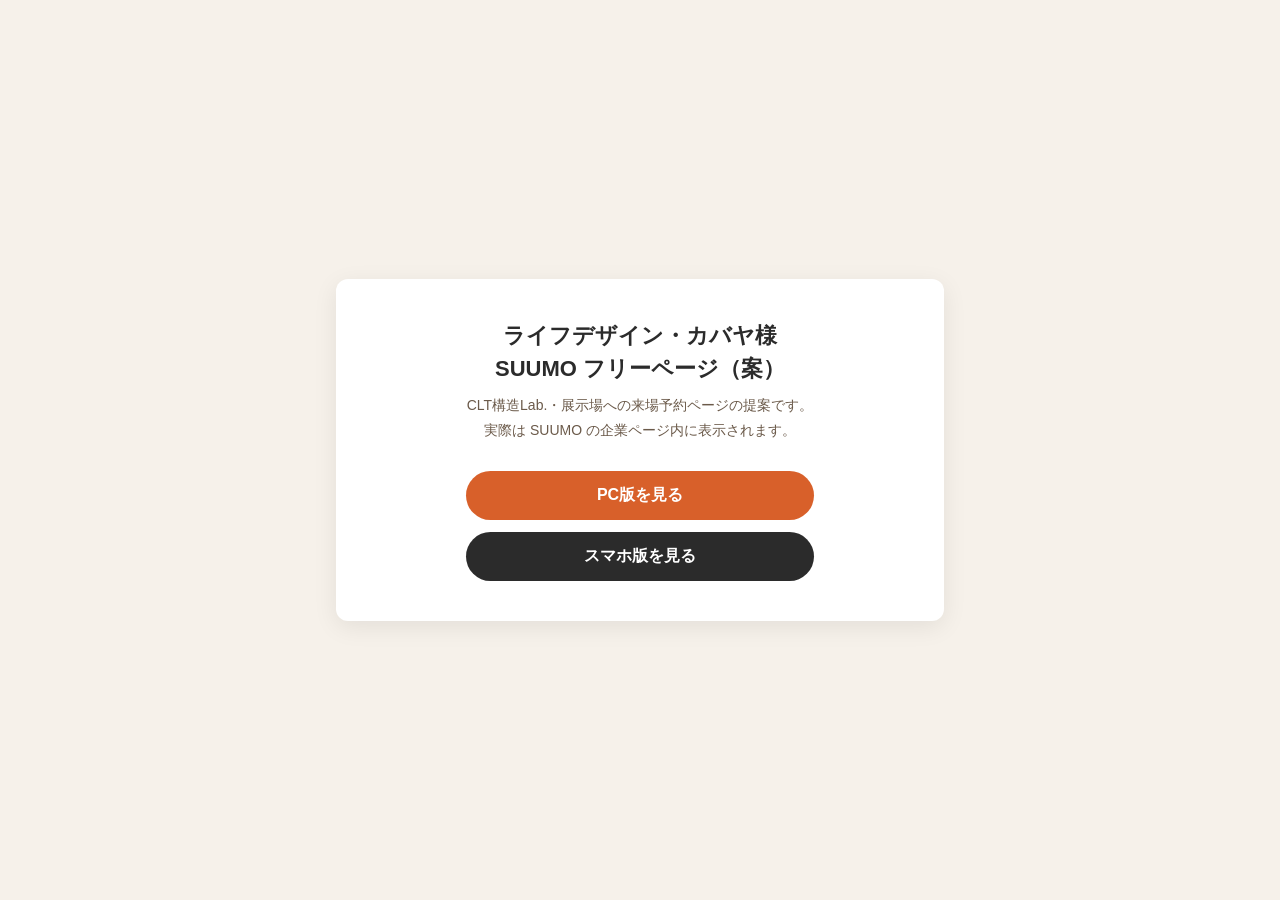
<file: index.html>
<!DOCTYPE html>
<html lang="ja"><head><meta charset="UTF-8" /><meta name="viewport" content="width=device-width, initial-scale=1" />
<meta name="robots" content="noindex, nofollow" />
<title>ライフデザイン・カバヤ様 SUUMOフリーページ（案）</title>
<style>
body { margin: 0; min-height: 100vh; display: flex; align-items: center; justify-content: center; background: #f6f1ea; font-family: "游ゴシック体", YuGothic, "Hiragino Kaku Gothic ProN", sans-serif; color: #2b2b2b; }
.box { width: min(560px, calc(100% - 32px)); padding: 40px 24px; border-radius: 12px; background: #fff; text-align: center; box-shadow: 0 6px 24px rgba(0,0,0,.08); }
h1 { margin: 0 0 8px; font-size: 22px; line-height: 1.5; }
p { margin: 0 0 28px; font-size: 14px; color: #6b5a4a; line-height: 1.8; }
a { display: block; margin: 12px auto 0; max-width: 320px; padding: 14px; border-radius: 999px; background: #d8602a; color: #fff; font-weight: 700; text-decoration: none; }
a.sp { background: #2b2b2b; }
</style></head><body>
<div class="box">
<h1>ライフデザイン・カバヤ様<br />SUUMO フリーページ（案）</h1>
<p>CLT構造Lab.・展示場への来場予約ページの提案です。<br />実際は SUUMO の企業ページ内に表示されます。</p>
<a href="preview/pc.html">PC版を見る</a>
<a class="sp" href="preview/sp.html">スマホ版を見る</a>
</div>
</body></html>
</file>
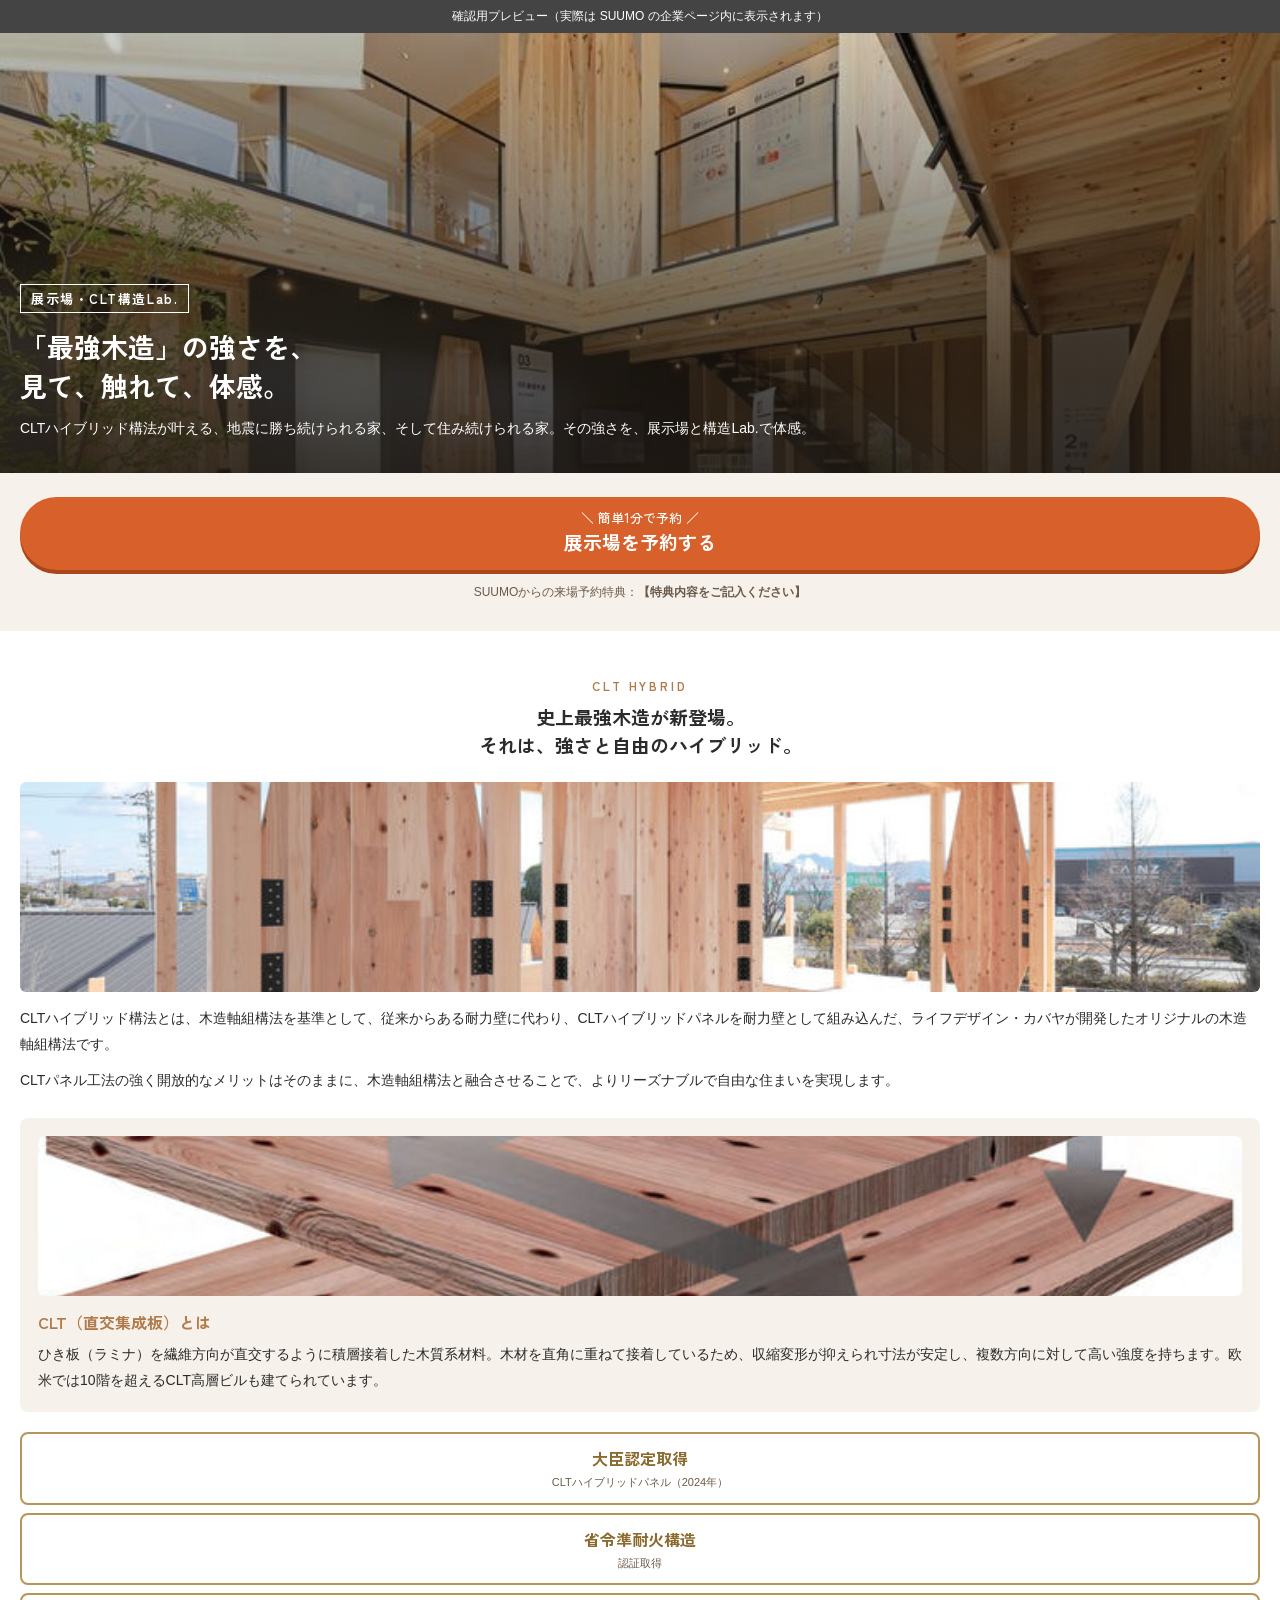
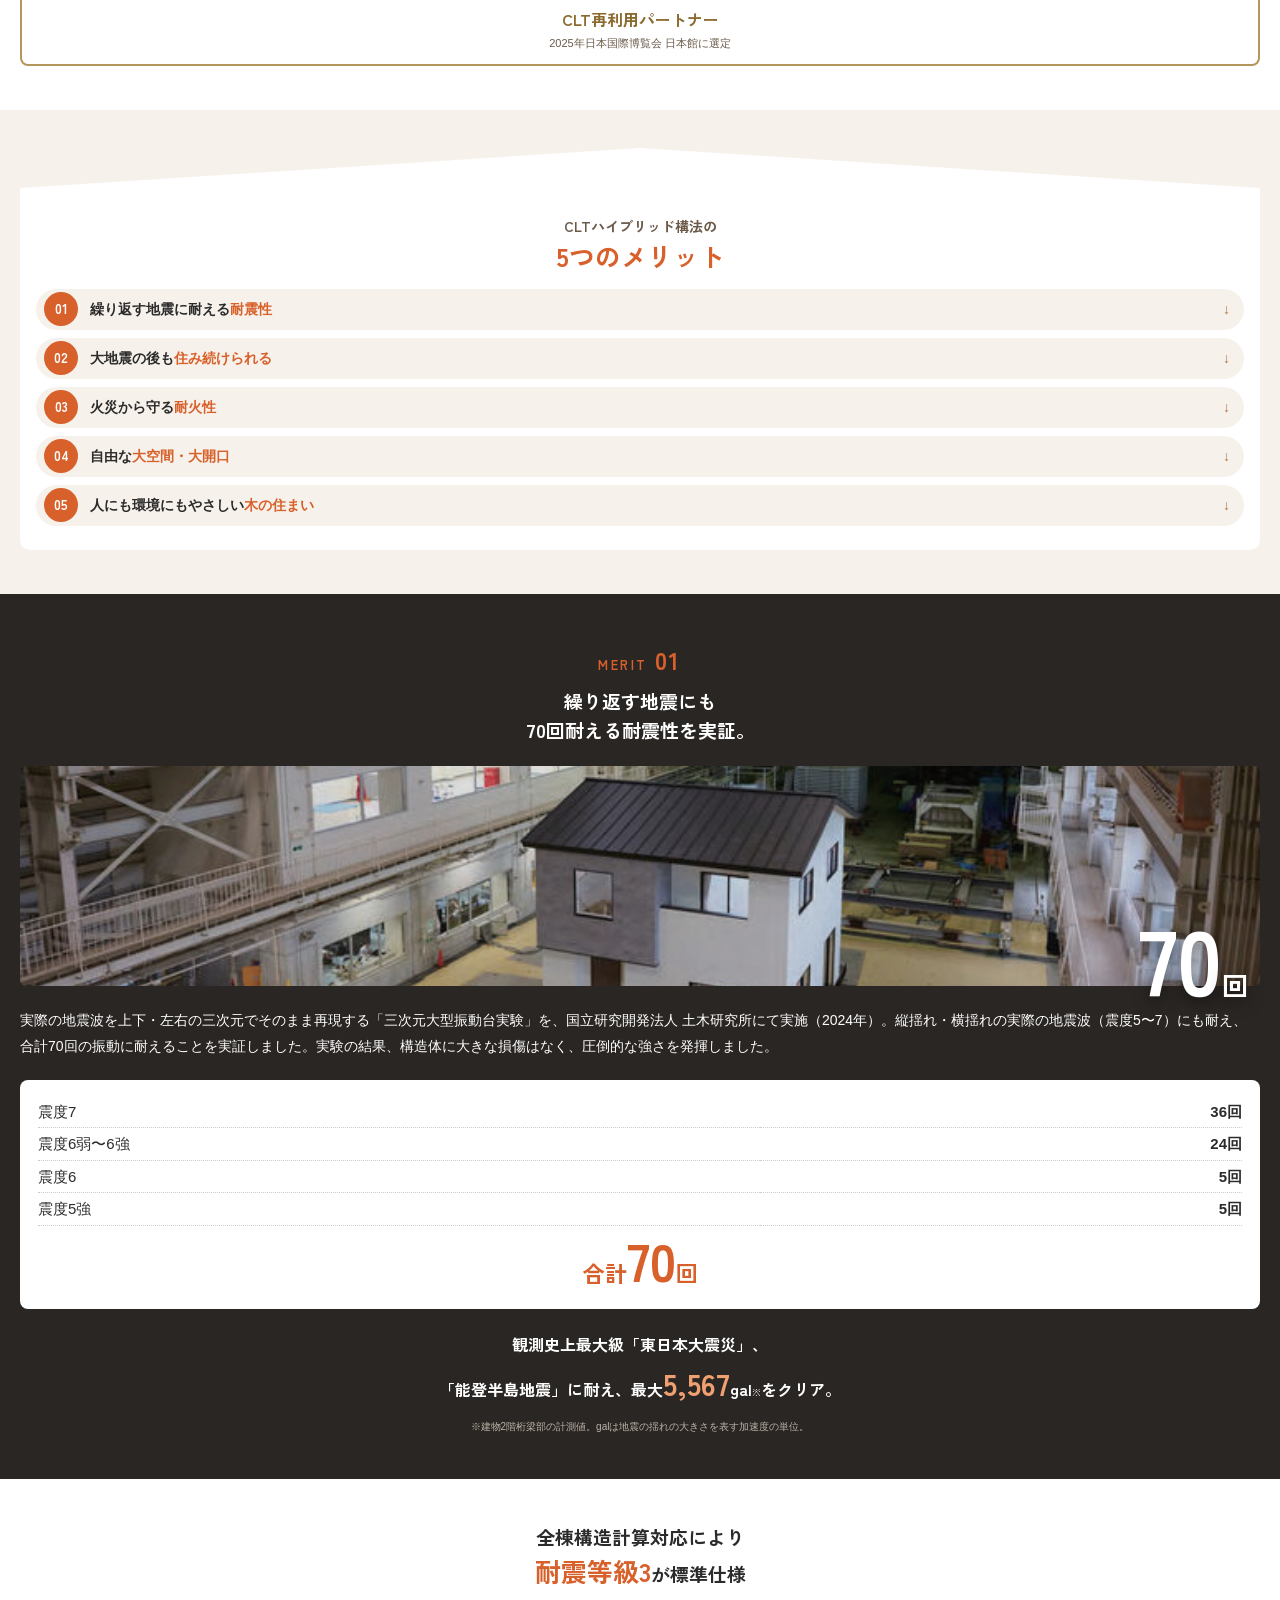
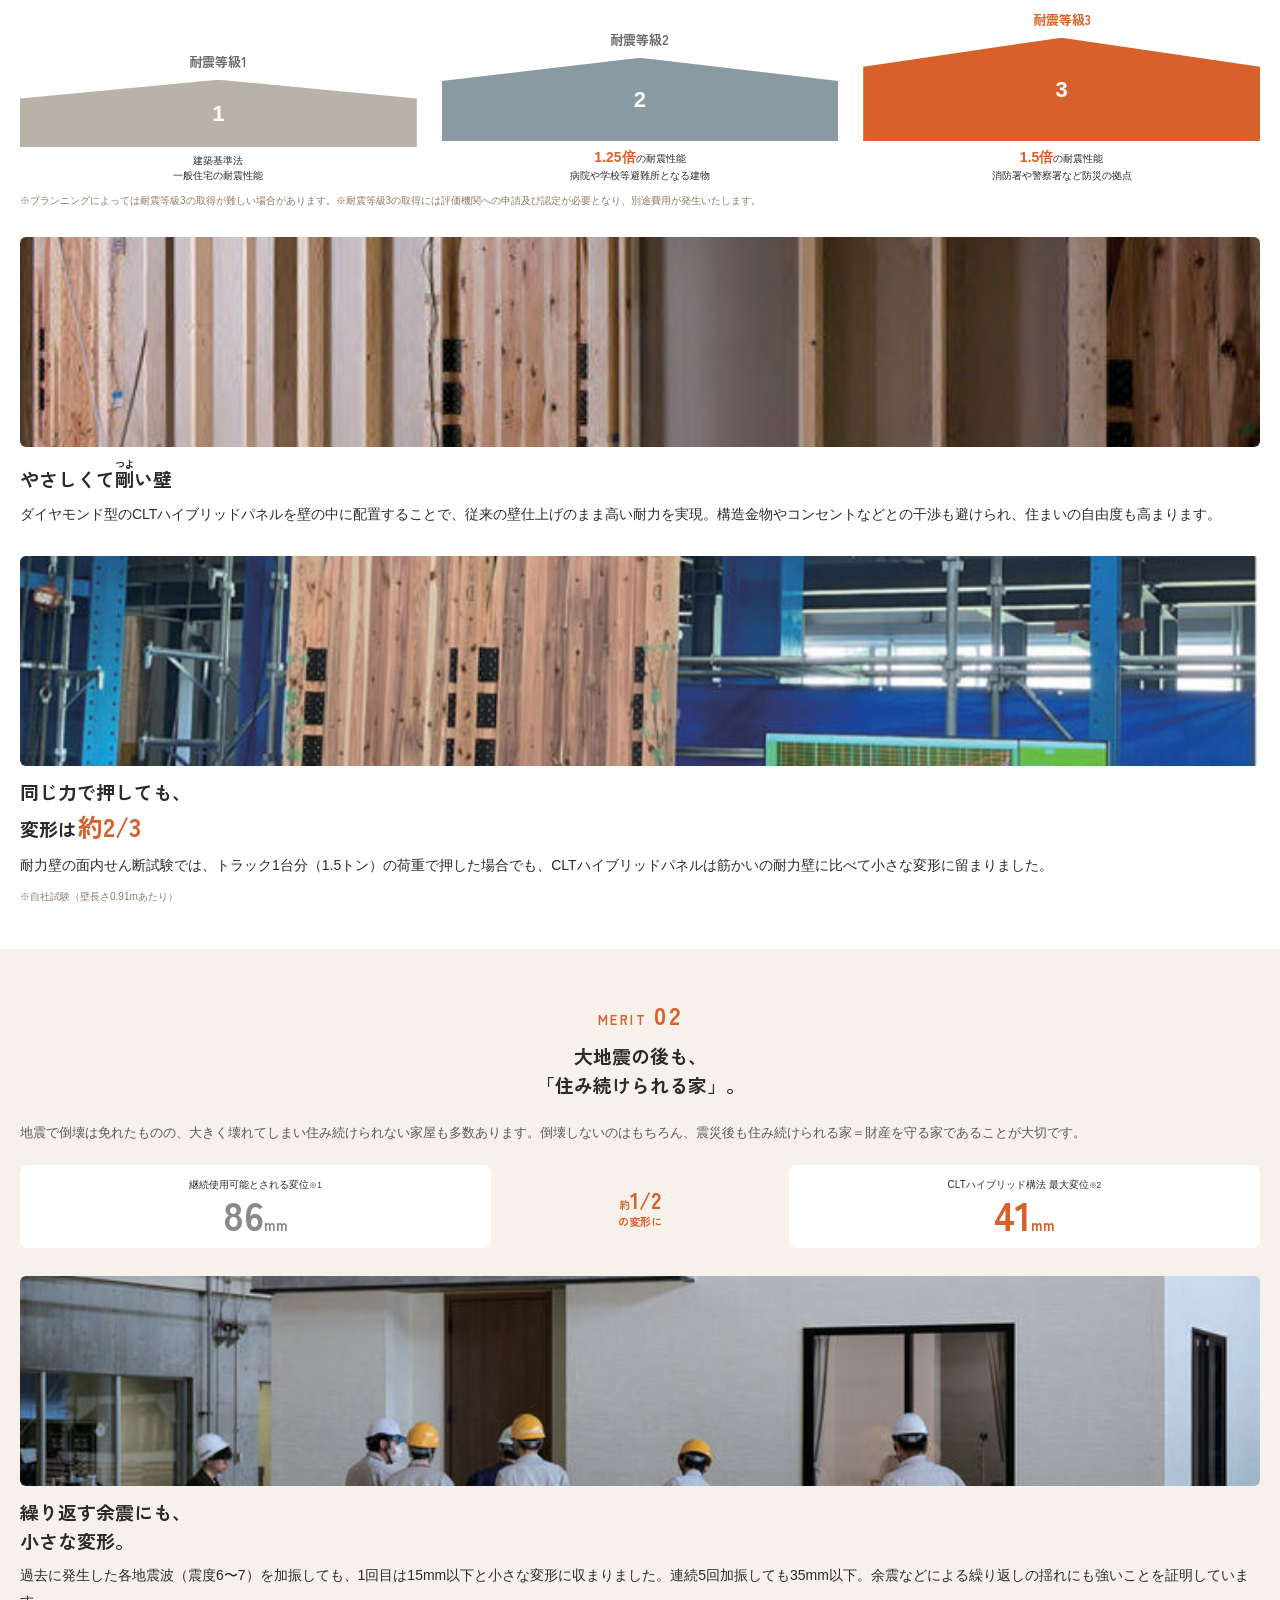
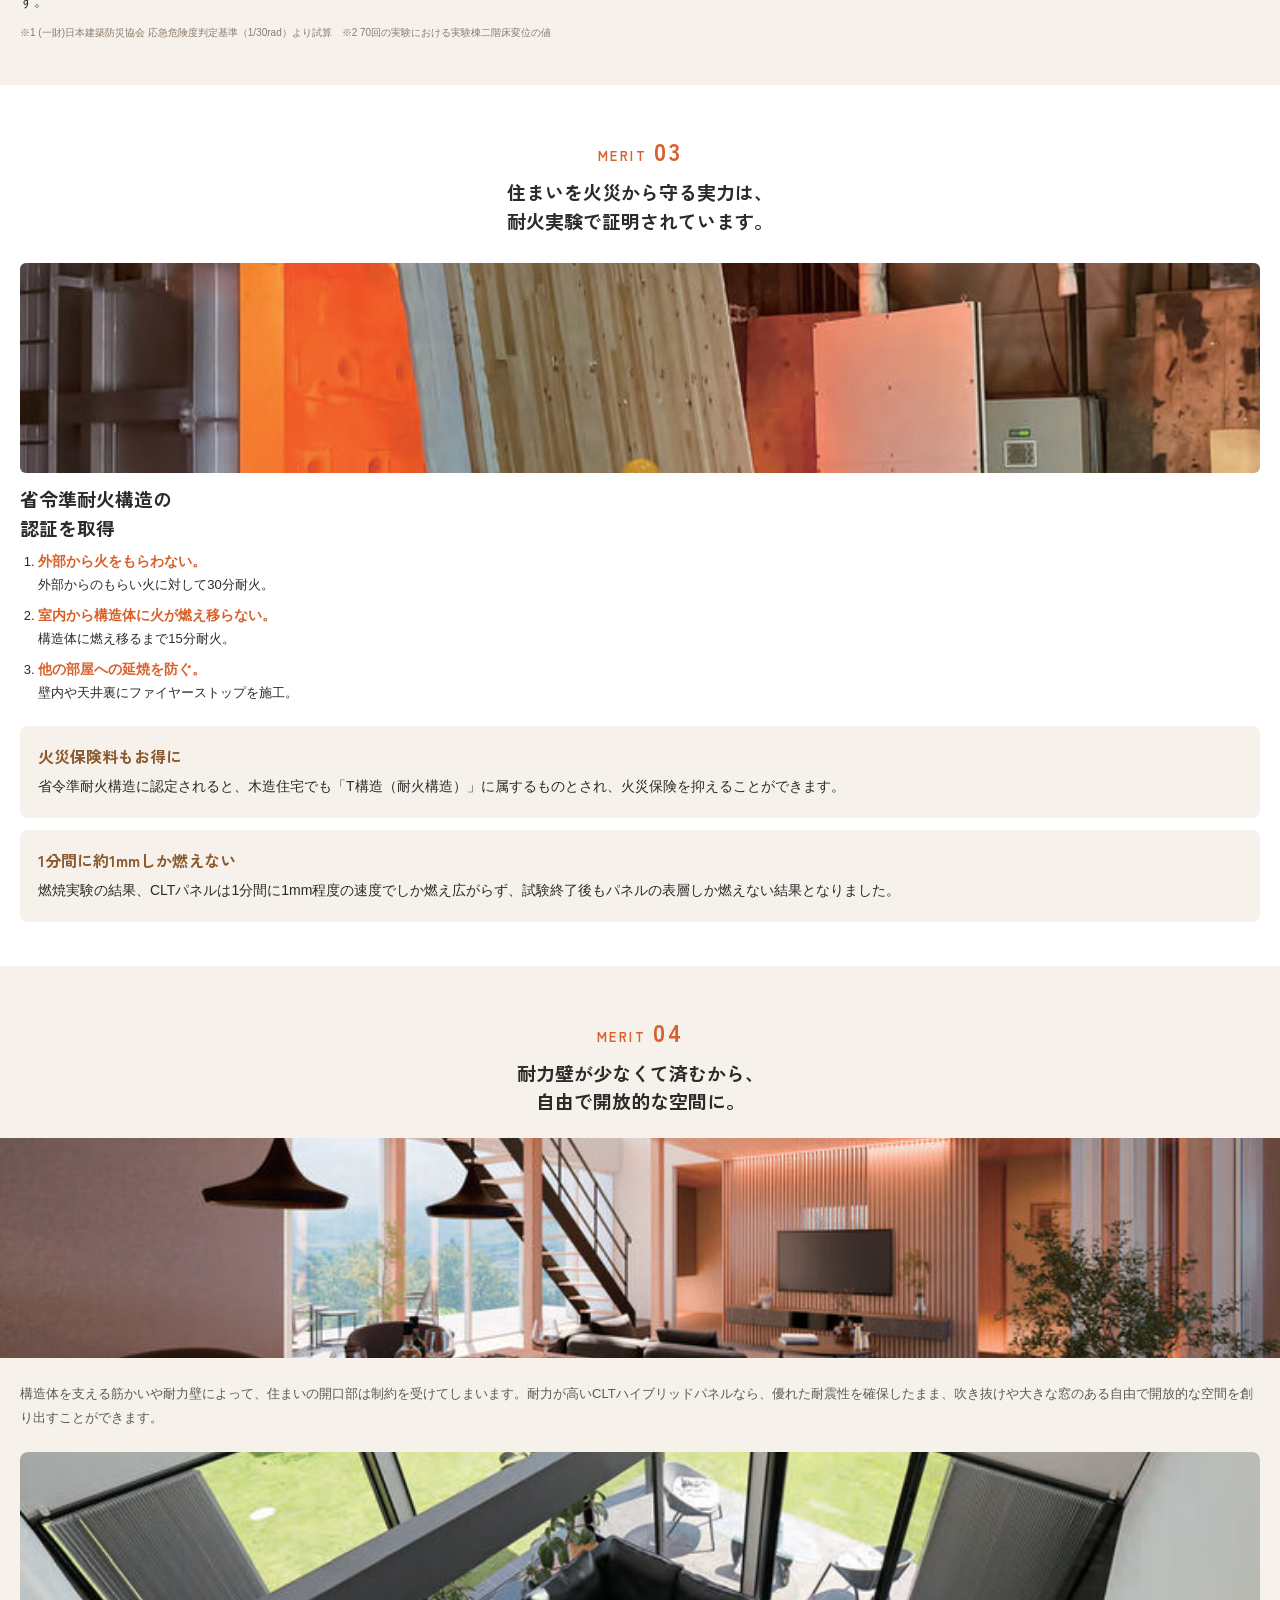
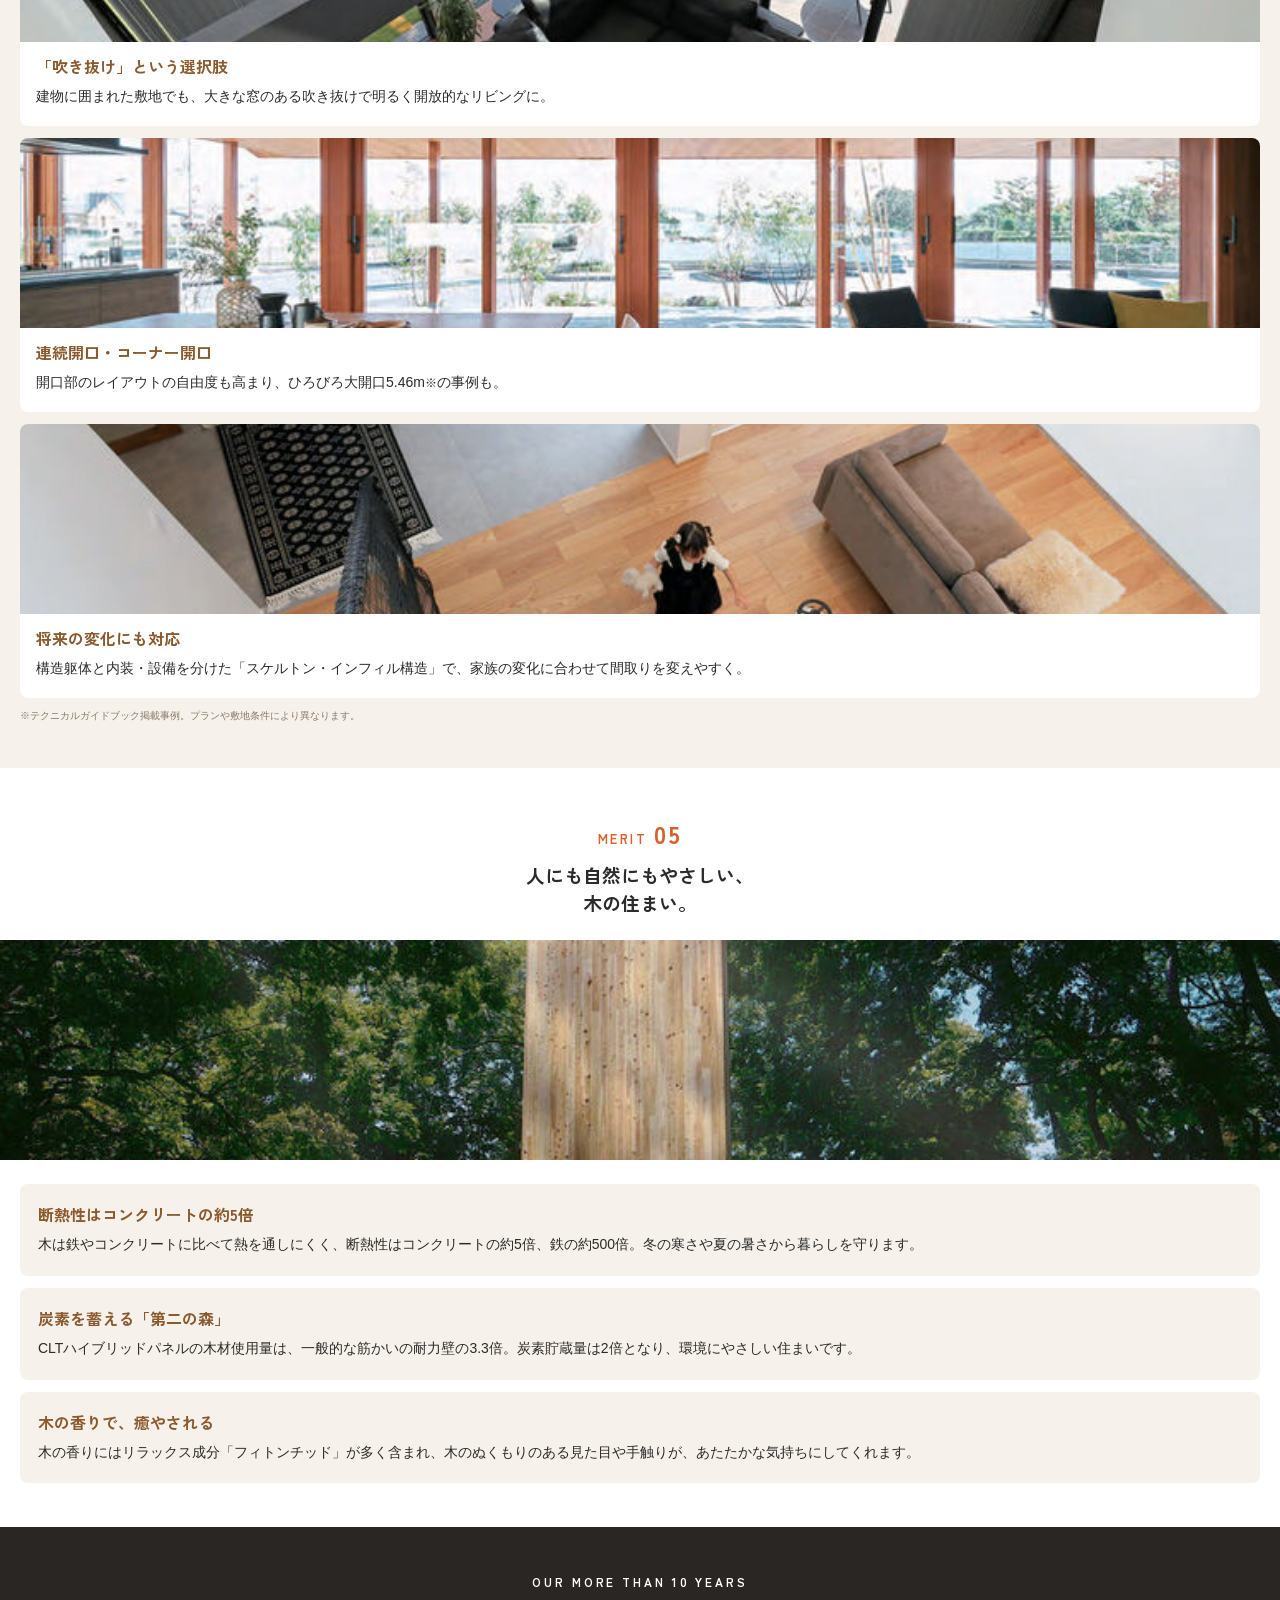
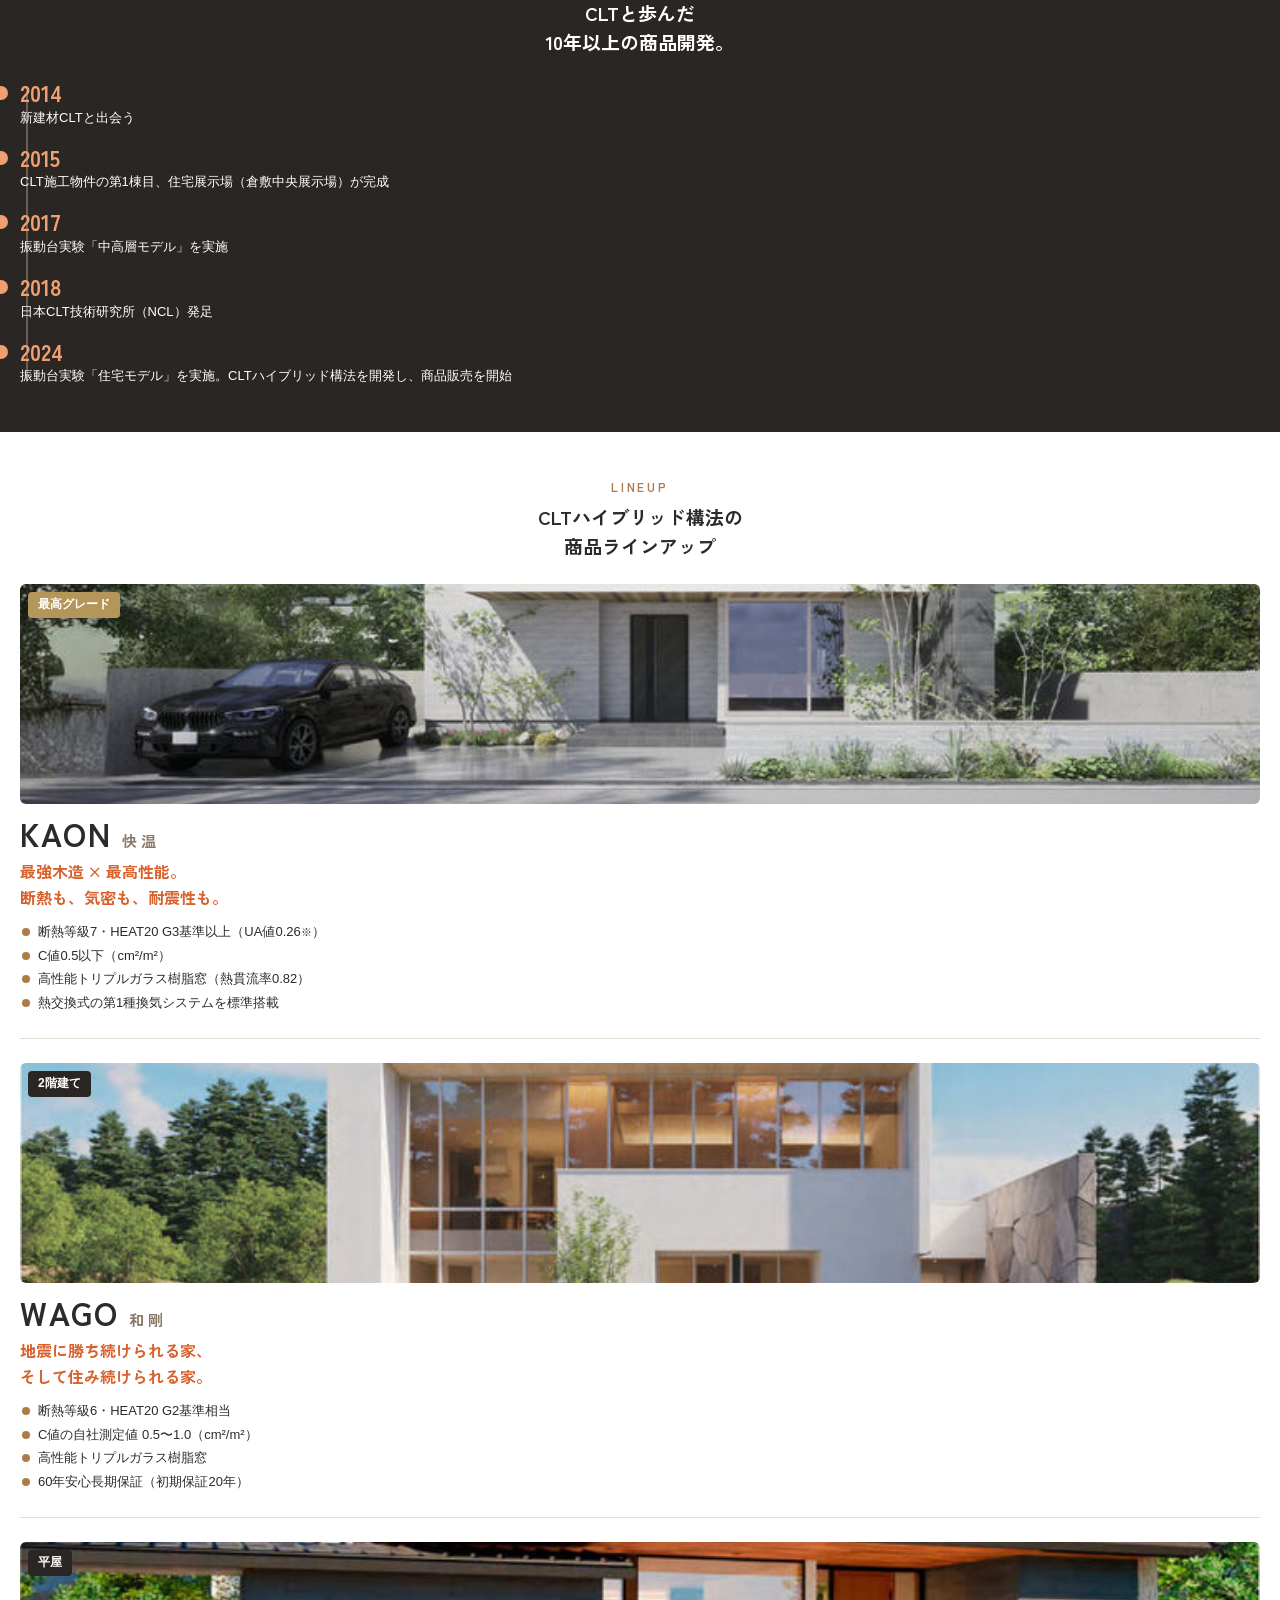
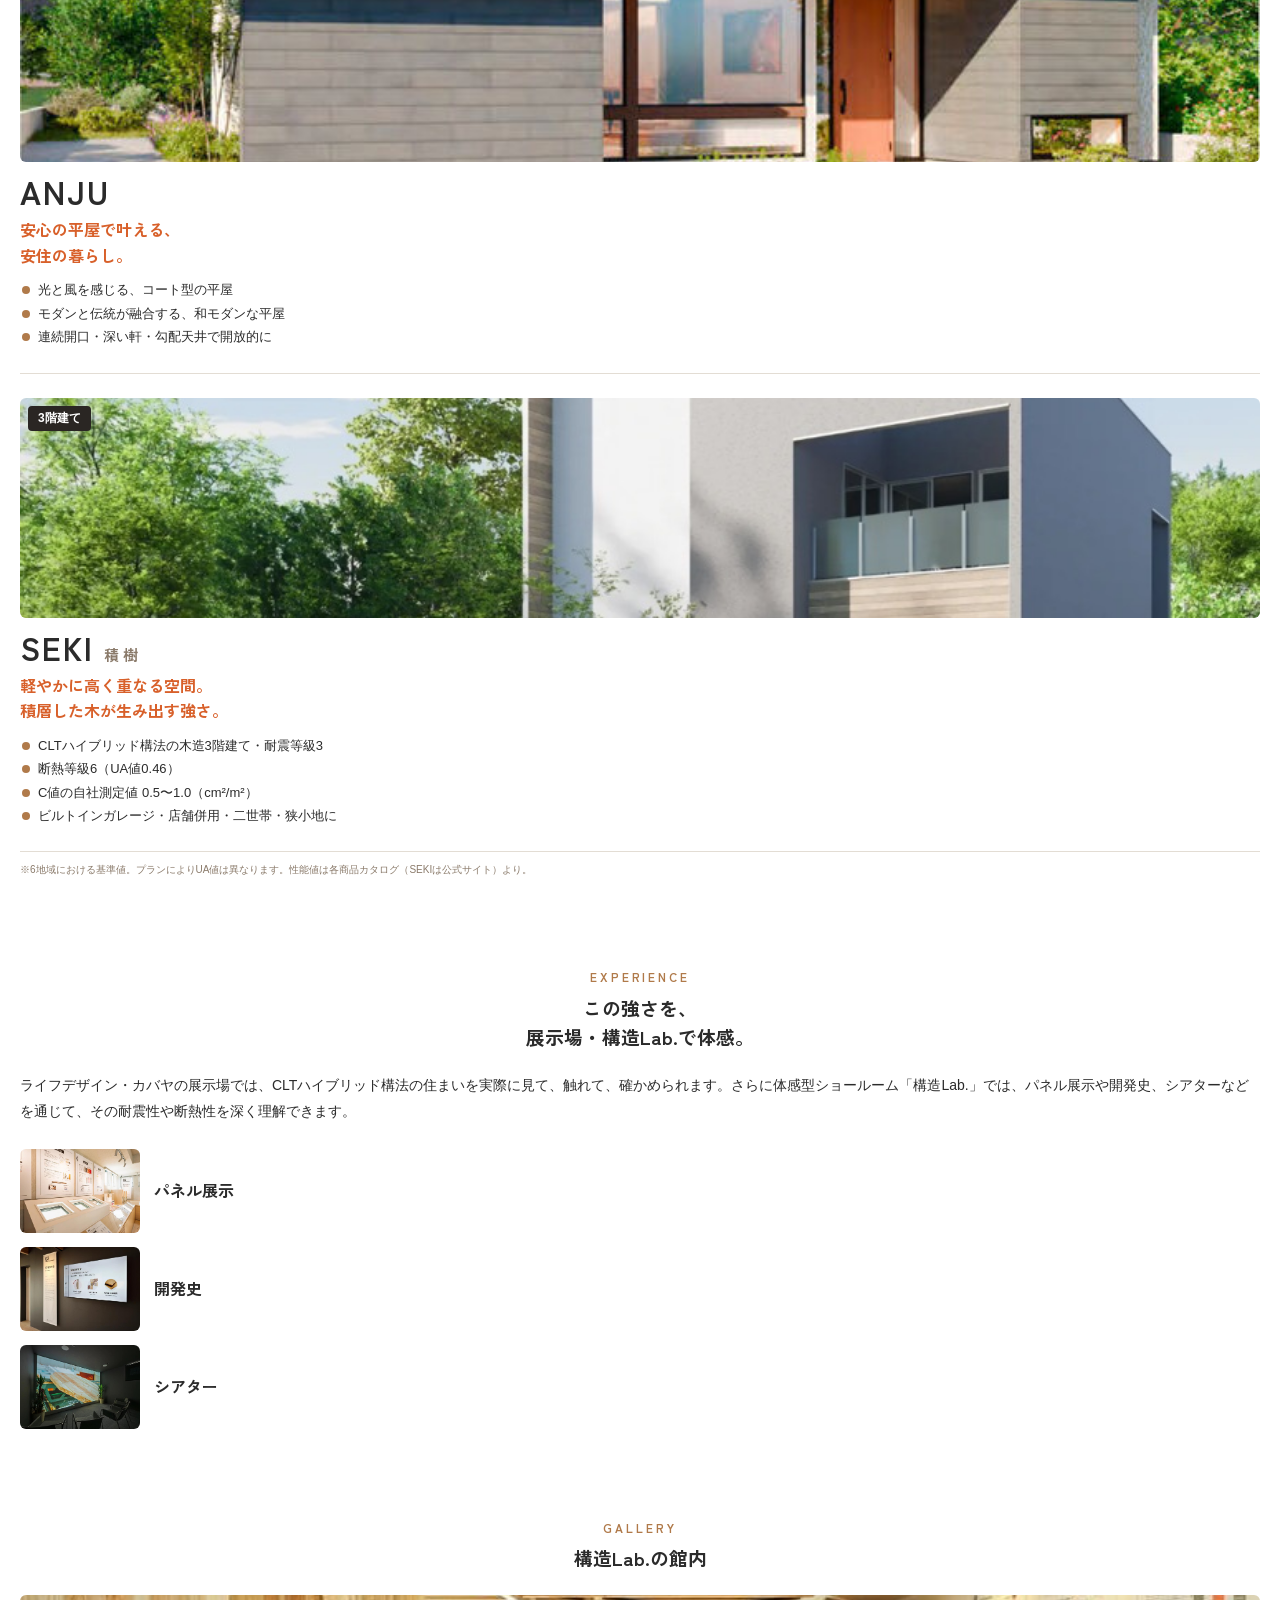
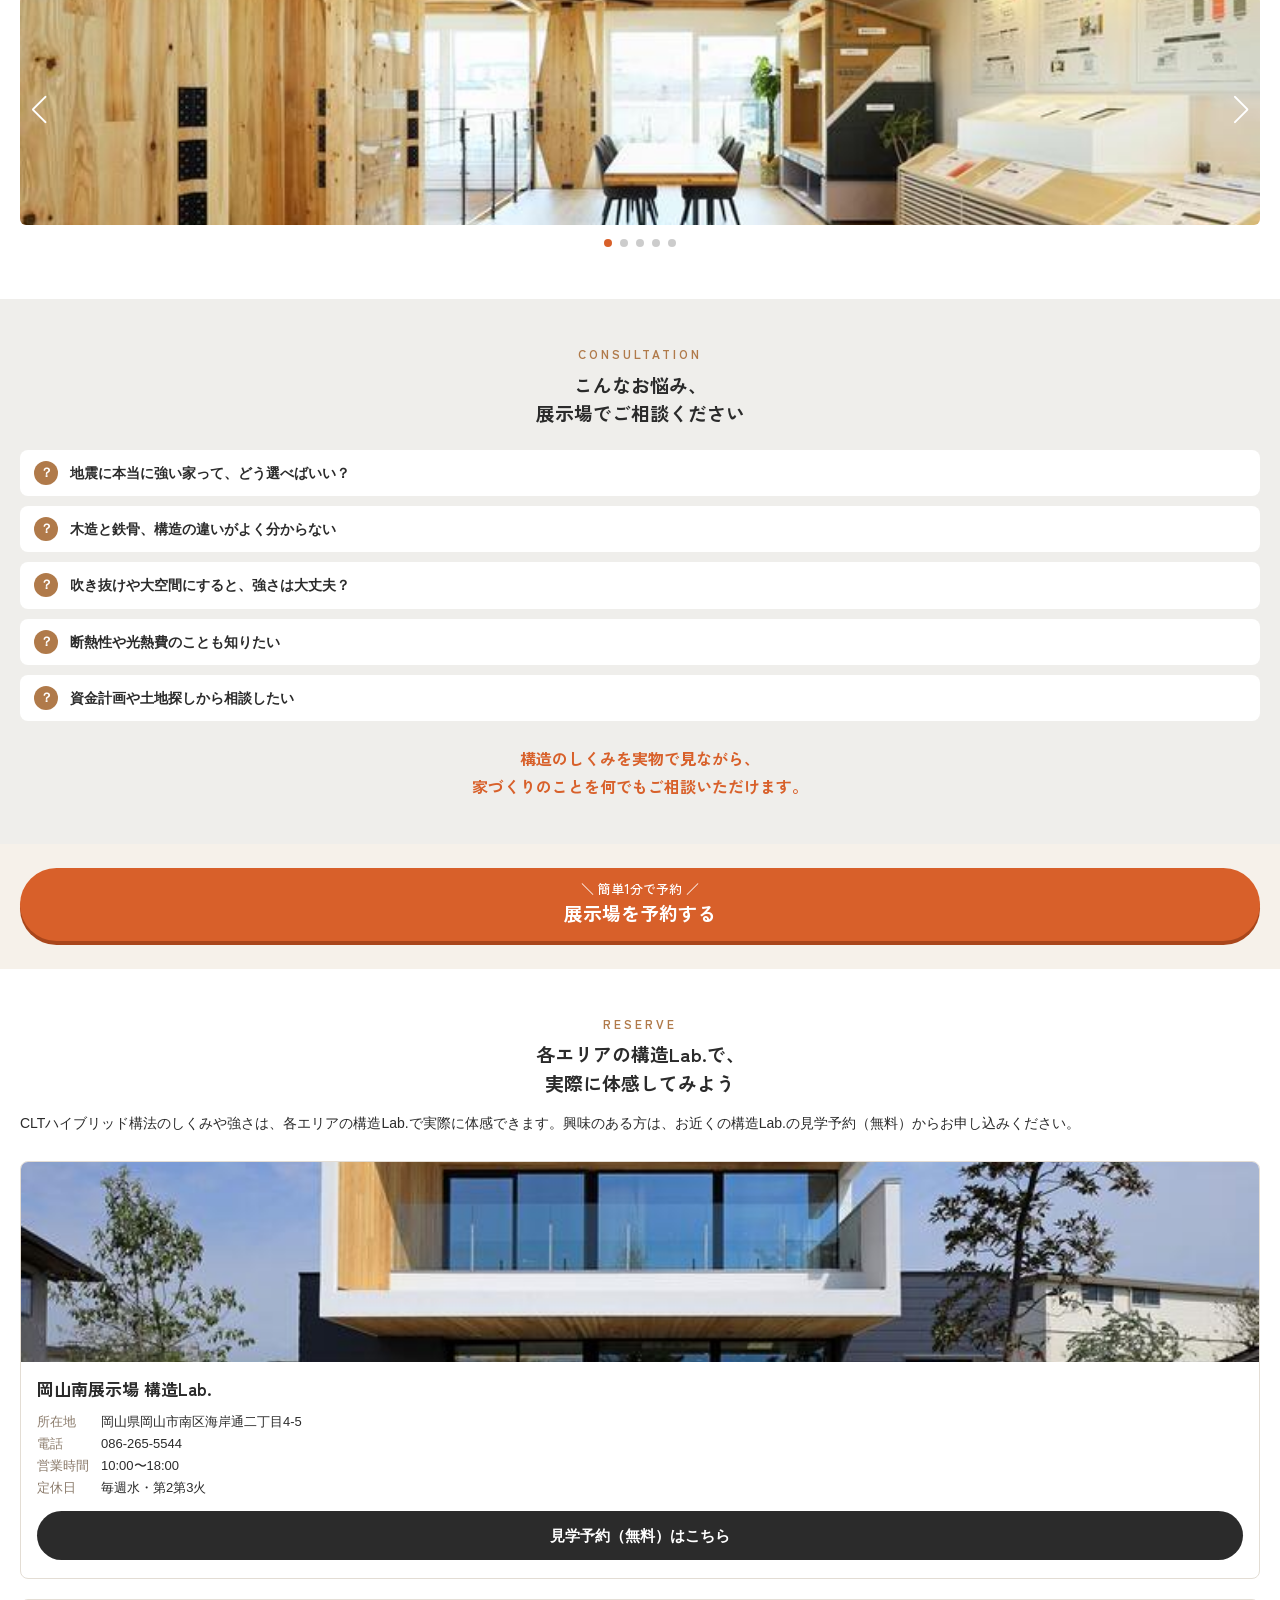
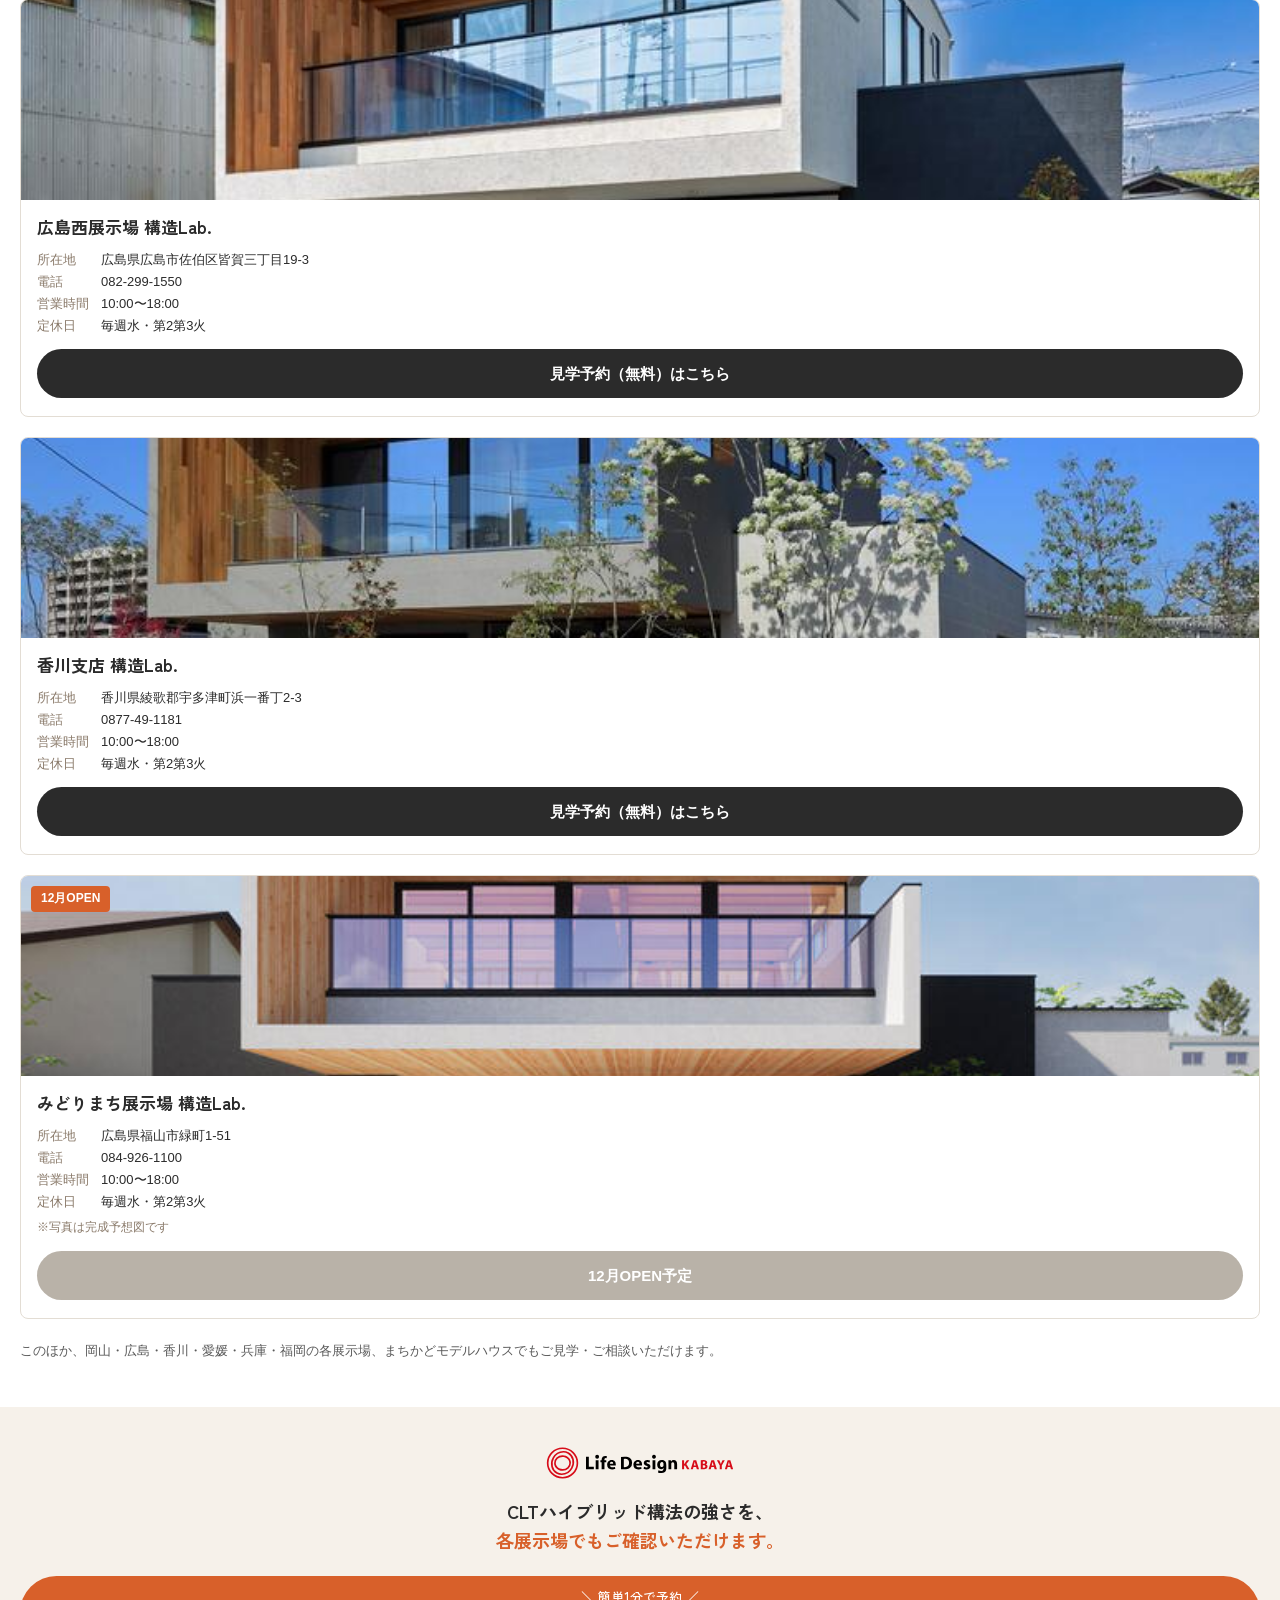
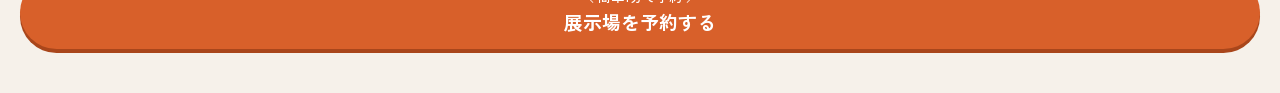
<file: preview/sp-inner.html>
<!DOCTYPE html>
<html lang="ja"><head>
<meta name="robots" content="noindex, nofollow" /><base target="_top" /><meta charset="UTF-8" />
<meta name="viewport" content="width=device-width, initial-scale=1" />
<title>確認用（スマホ）</title>
<style>
body { margin: 0; background: #e9e9e9; font-family: sans-serif; }
.pv-bar { padding: 8px 12px; background: #444; color: #fff; font-size: 12px; text-align: center; }
/* SUUMO の実寸：PC は #wrapper 954px の中に本文 950px、スマホは画面幅いっぱい */
.pv-page { width: 100%; margin: 0 auto; padding: 0; background: #fff; }
</style>

</head><body>
<div class="pv-bar">確認用プレビュー（実際は SUUMO の企業ページ内に表示されます）</div>
<div class="pv-page">
<!-- このファイルは tools/make-sp.py で src/pc.html から自動生成。直接編集しない -->
<!--
  ライフデザイン・カバヤ様 SUUMO フリーページ（スマホ用）
  SUUMO の企業ページ（スマホ）の「contents Start」の位置に入る部分。外枠 #kosha_free ごと入稿する（スマホは #includeContent が無い）。
  ../0001/smp/ は書き出し時に置き換わる（入稿用：/house/hj/report/kigyo_spc/front/<企業コード>/0001/ ／プレビュー用：../0001/）
  https://suumo.jp/chumon/koumuten/rn_kabayahome/model/ は来場予約ページのURL（SUUMO 側で発行されるもの）に置き換わる
  スマホは jQuery 1.11 を自分の js フォルダから読み込む（アキュラホーム様と同じ）
-->
<div id="kosha_free">
<script src="../0001/smp/js/jquery-1.11.0.min.js"></script>
<link rel="stylesheet" type="text/css" href="../0001/smp/css/main.css" />
<link rel="stylesheet" href="https://cdn.jsdelivr.net/npm/swiper@8/swiper-bundle.min.css" />
<link rel="preconnect" href="https://fonts.googleapis.com" />
<link rel="preconnect" href="https://fonts.gstatic.com" crossorigin />
<link href="https://fonts.googleapis.com/css2?family=Zen+Kaku+Gothic+New:wght@500;700&display=swap" rel="stylesheet" />

<div class="kby kby--sp">

  <!-- メインビジュアル -->
  <div id="kby-mv" class="kby-mv">
    <img class="kby-mv__img" src="../0001/smp/img/mv.jpg" alt="CLTの柱と梁が見える構造Lab.の吹き抜け" width="1600" height="1067" />
    <div class="kby-mv__copy">
      <p class="kby-mv__label font02">展示場・CLT構造Lab.</p>
      <p class="kby-mv__title font02">「最強木造」の強さを、<br />見て、触れて、体感。</p>
      <p class="kby-mv__lead">CLTハイブリッド構法が叶える、<br />地震に勝ち続けられる家、そして住み続けられる家。<br />その強さを、展示場と構造Lab.で体感。</p>
    </div>
  </div>
  <div class="kby-cta">
    <a class="kby-cta__btn" href="https://suumo.jp/chumon/koumuten/rn_kabayahome/model/"><span class="kby-cta__small">＼ 簡単1分で予約 ／</span>展示場を予約する</a>
    <p class="kby-cta__note">SUUMOからの来場予約特典：<strong>【特典内容をご記入ください】</strong></p>
  </div>

  <!-- CLTハイブリッド構法とは -->
  <div id="kby-intro" class="kby-sec kby-sec--white">
    <div class="scInr">
      <p class="kby-en font02">CLT HYBRID</p>
      <p class="kby-h font02">史上最強木造が新登場。<br />それは、強さと自由のハイブリッド。</p>
      <div class="kby-intro">
        <div class="kby-intro__img"><img src="../0001/smp/img/m-frame.jpg" alt="CLTハイブリッドパネルを組み込んだ構造体" width="1000" height="667" /></div>
        <div class="kby-intro__body">
          <p class="kby-text">CLTハイブリッド構法とは、木造軸組構法を基準として、従来からある耐力壁に代わり、CLTハイブリッドパネルを耐力壁として組み込んだ、ライフデザイン・カバヤが開発したオリジナルの木造軸組構法です。</p>
          <p class="kby-text">CLTパネル工法の強く開放的なメリットはそのままに、木造軸組構法と融合させることで、よりリーズナブルで自由な住まいを実現します。</p>
        </div>
      </div>
      <div class="kby-clt">
        <div class="kby-clt__img"><img src="../0001/smp/img/m-clt.jpg" alt="ひき板を直交するように重ねたCLTのイメージ" width="900" height="562" /></div>
        <div class="kby-clt__body">
          <p class="kby-clt__title font02">CLT（直交集成板）とは</p>
          <p class="kby-text">ひき板（ラミナ）を繊維方向が直交するように積層接着した木質系材料。木材を直角に重ねて接着しているため、収縮変形が抑えられ寸法が安定し、複数方向に対して高い強度を持ちます。欧米では10階を超えるCLT高層ビルも建てられています。</p>
        </div>
      </div>
      <ul class="kby-badge">
        <li class="kby-badge__item"><span class="kby-badge__main font02">大臣認定取得</span><span class="kby-badge__sub">CLTハイブリッドパネル（2024年）</span></li>
        <li class="kby-badge__item"><span class="kby-badge__main font02">省令準耐火構造</span><span class="kby-badge__sub">認証取得</span></li>
        <li class="kby-badge__item"><span class="kby-badge__main font02">CLT再利用パートナー</span><span class="kby-badge__sub">2025年日本国際博覧会 日本館に選定</span></li>
      </ul>
    </div>
  </div>

  <!-- 5つのメリット（目次） -->
  <div id="kby-merit" class="kby-sec kby-sec--wood">
    <div class="scInr02">
      <div class="kby-index">
        <p class="kby-index__lead font02">CLTハイブリッド構法の</p>
        <p class="kby-index__title font02">5つのメリット</p>
        <ul class="kby-index__list">
          <li><a href="#kby-m1"><span class="kby-index__num font02">01</span>繰り返す地震に耐える<strong>耐震性</strong></a></li>
          <li><a href="#kby-m2"><span class="kby-index__num font02">02</span>大地震の後も<strong>住み続けられる</strong></a></li>
          <li><a href="#kby-m3"><span class="kby-index__num font02">03</span>火災から守る<strong>耐火性</strong></a></li>
          <li><a href="#kby-m4"><span class="kby-index__num font02">04</span>自由な<strong>大空間・大開口</strong></a></li>
          <li><a href="#kby-m5"><span class="kby-index__num font02">05</span>人にも環境にもやさしい<strong>木の住まい</strong></a></li>
        </ul>
      </div>
    </div>
  </div>

  <!-- メリット01 耐震性 -->
  <div id="kby-m1" class="kby-sec kby-sec--dark">
    <div class="scInr">
      <p class="kby-merit-no font02">MERIT <span>01</span></p>
      <p class="kby-h kby-h--light font02">繰り返す地震にも<br />70回耐える耐震性を実証。</p>
      <div class="kby-big">
        <div class="kby-big__img"><img src="../0001/smp/img/m-shake.jpg" alt="三次元大型振動台実験の様子" width="1200" height="800" /></div>
        <div class="kby-big__num font02">70<span>回</span></div>
      </div>
      <p class="kby-text kby-text--light">実際の地震波を上下・左右の三次元でそのまま再現する「三次元大型振動台実験」を、国立研究開発法人 土木研究所にて実施（2024年）。縦揺れ・横揺れの実際の地震波（震度5〜7）にも耐え、合計70回の振動に耐えることを実証しました。実験の結果、構造体に大きな損傷はなく、圧倒的な強さを発揮しました。</p>
      <div class="kby-test">
        <dl class="kby-test__list">
          <dt>震度7</dt><dd>36回</dd>
          <dt>震度6弱〜6強</dt><dd>24回</dd>
          <dt>震度6</dt><dd>5回</dd>
          <dt>震度5強</dt><dd>5回</dd>
        </dl>
        <p class="kby-test__total font02">合計<strong>70</strong>回</p>
      </div>
      <div class="kby-gal">
        <p class="kby-gal__title font02">観測史上最大級「東日本大震災」、<br />「能登半島地震」に耐え、最大<strong>5,567</strong>gal<small>※</small>をクリア。</p>
        <p class="kby-note kby-note--light">※建物2階桁梁部の計測値。galは地震の揺れの大きさを表す加速度の単位。</p>
      </div>
    </div>
  </div>
  <div class="kby-sec kby-sec--white">
    <div class="scInr">
      <p class="kby-sub font02">全棟構造計算対応により<br /><strong>耐震等級3</strong>が標準仕様</p>
      <ul class="kby-grade">
        <li class="kby-grade__item"><p class="kby-grade__name font02">耐震等級1</p><p class="kby-grade__bar">1</p><p class="kby-grade__text">建築基準法<br />一般住宅の耐震性能</p></li>
        <li class="kby-grade__item"><p class="kby-grade__name font02">耐震等級2</p><p class="kby-grade__bar">2</p><p class="kby-grade__text"><strong>1.25倍</strong>の耐震性能<br />病院や学校等避難所となる建物</p></li>
        <li class="kby-grade__item kby-grade__item--on"><p class="kby-grade__name font02">耐震等級3</p><p class="kby-grade__bar">3</p><p class="kby-grade__text"><strong>1.5倍</strong>の耐震性能<br />消防署や警察署など防災の拠点</p></li>
      </ul>
      <p class="kby-note">※プランニングによっては耐震等級3の取得が難しい場合があります。※耐震等級3の取得には評価機関への申請及び認定が必要となり、別途費用が発生いたします。</p>
      <div class="kby-row">
        <div class="kby-row__img"><img src="../0001/smp/img/m-panel.jpg" alt="壁の中に配置されたCLTハイブリッドパネル" width="613" height="409" /></div>
        <div class="kby-row__body">
          <p class="kby-row__title font02">やさしくて<ruby>剛<rt>つよ</rt></ruby>い壁</p>
          <p class="kby-text">ダイヤモンド型のCLTハイブリッドパネルを壁の中に配置することで、従来の壁仕上げのまま高い耐力を実現。構造金物やコンセントなどとの干渉も避けられ、住まいの自由度も高まります。</p>
        </div>
      </div>
      <div class="kby-row kby-row--rev">
        <div class="kby-row__img"><img src="../0001/smp/img/m-shear.jpg" alt="耐力壁の面内せん断試験" width="700" height="767" /></div>
        <div class="kby-row__body">
          <p class="kby-row__title font02">同じ力で押しても、<br />変形は<strong>約2/3</strong></p>
          <p class="kby-text">耐力壁の面内せん断試験では、トラック1台分（1.5トン）の荷重で押した場合でも、CLTハイブリッドパネルは筋かいの耐力壁に比べて小さな変形に留まりました。</p>
          <p class="kby-note">※自社試験（壁長さ0.91mあたり）</p>
        </div>
      </div>
    </div>
  </div>

  <!-- メリット02 住み続けられる -->
  <div id="kby-m2" class="kby-sec kby-sec--wood">
    <div class="scInr">
      <p class="kby-merit-no font02">MERIT <span>02</span></p>
      <p class="kby-h font02">大地震の後も、<br />「住み続けられる家」。</p>
      <p class="kby-text kby-text--center">地震で倒壊は免れたものの、大きく壊れてしまい住み続けられない家屋も多数あります。<br />倒壊しないのはもちろん、震災後も住み続けられる家＝財産を守る家であることが大切です。</p>
      <div class="kby-disp">
        <div class="kby-disp__item">
          <p class="kby-disp__label">継続使用可能とされる変位<small>※1</small></p>
          <p class="kby-disp__num kby-disp__num--gray font02">86<span>mm</span></p>
        </div>
        <p class="kby-disp__arrow font02">約<strong>1/2</strong><br />の変形に</p>
        <div class="kby-disp__item">
          <p class="kby-disp__label">CLTハイブリッド構法 最大変位<small>※2</small></p>
          <p class="kby-disp__num font02">41<span>mm</span></p>
        </div>
      </div>
      <div class="kby-row">
        <div class="kby-row__img"><img src="../0001/smp/img/m-shake2.jpg" alt="振動台実験後の建物を確認する様子" width="1000" height="667" /></div>
        <div class="kby-row__body">
          <p class="kby-row__title font02">繰り返す余震にも、<br />小さな変形。</p>
          <p class="kby-text">過去に発生した各地震波（震度6〜7）を加振しても、1回目は15mm以下と小さな変形に収まりました。連続5回加振しても35mm以下。余震などによる繰り返しの揺れにも強いことを証明しています。</p>
        </div>
      </div>
      <p class="kby-note">※1 (一財)日本建築防災協会 応急危険度判定基準（1/30rad）より試算　※2 70回の実験における実験棟二階床変位の値</p>
    </div>
  </div>

  <!-- メリット03 耐火性 -->
  <div id="kby-m3" class="kby-sec kby-sec--white">
    <div class="scInr">
      <p class="kby-merit-no font02">MERIT <span>03</span></p>
      <p class="kby-h font02">住まいを火災から守る実力は、<br />耐火実験で証明されています。</p>
      <div class="kby-row">
        <div class="kby-row__img"><img src="../0001/smp/img/m-fire.jpg" alt="CLTパネルの燃焼実験" width="1000" height="750" /></div>
        <div class="kby-row__body">
          <p class="kby-row__title font02">省令準耐火構造の<br />認証を取得</p>
          <ol class="kby-fire">
            <li><strong>外部から火をもらわない。</strong>外部からのもらい火に対して30分耐火。</li>
            <li><strong>室内から構造体に火が燃え移らない。</strong>構造体に燃え移るまで15分耐火。</li>
            <li><strong>他の部屋への延焼を防ぐ。</strong>壁内や天井裏にファイヤーストップを施工。</li>
          </ol>
        </div>
      </div>
      <ul class="kby-cards kby-cards--2">
        <li class="kby-card"><p class="kby-card__title font02">火災保険料もお得に</p><p class="kby-text">省令準耐火構造に認定されると、木造住宅でも「T構造（耐火構造）」に属するものとされ、火災保険を抑えることができます。</p></li>
        <li class="kby-card"><p class="kby-card__title font02">1分間に約1mmしか燃えない</p><p class="kby-text">燃焼実験の結果、CLTパネルは1分間に1mm程度の速度でしか燃え広がらず、試験終了後もパネルの表層しか燃えない結果となりました。</p></li>
      </ul>
    </div>
  </div>

  <!-- メリット04 大空間 -->
  <div id="kby-m4" class="kby-sec kby-sec--wood">
    <div class="scInr">
      <p class="kby-merit-no font02">MERIT <span>04</span></p>
      <p class="kby-h font02">耐力壁が少なくて済むから、<br />自由で開放的な空間に。</p>
    </div>
    <div class="kby-wide"><img src="../0001/smp/img/m-space.jpg" alt="大開口のある開放的なリビング" width="1600" height="960" /></div>
    <div class="scInr">
      <p class="kby-text kby-text--center">構造体を支える筋かいや耐力壁によって、住まいの開口部は制約を受けてしまいます。<br />耐力が高いCLTハイブリッドパネルなら、優れた耐震性を確保したまま、<br />吹き抜けや大きな窓のある自由で開放的な空間を創り出すことができます。</p>
      <ul class="kby-cards kby-cards--3">
        <li class="kby-card kby-card--img"><img src="../0001/smp/img/m-fukinuke.jpg" alt="大きな窓のある吹き抜け" width="900" height="600" /><p class="kby-card__title font02">「吹き抜け」という選択肢</p><p class="kby-text">建物に囲まれた敷地でも、大きな窓のある吹き抜けで明るく開放的なリビングに。</p></li>
        <li class="kby-card kby-card--img"><img src="../0001/smp/img/m-opening.jpg" alt="連続した開口部のあるダイニング" width="760" height="507" /><p class="kby-card__title font02">連続開口・コーナー開口</p><p class="kby-text">開口部のレイアウトの自由度も高まり、ひろびろ大開口5.46m<small>※</small>の事例も。</p></li>
        <li class="kby-card kby-card--img"><img src="../0001/smp/img/m-family.jpg" alt="家族がくつろぐリビング" width="1000" height="667" /><p class="kby-card__title font02">将来の変化にも対応</p><p class="kby-text">構造躯体と内装・設備を分けた「スケルトン・インフィル構造」で、家族の変化に合わせて間取りを変えやすく。</p></li>
      </ul>
      <p class="kby-note">※テクニカルガイドブック掲載事例。プランや敷地条件により異なります。</p>
    </div>
  </div>

  <!-- メリット05 木の住まい -->
  <div id="kby-m5" class="kby-sec kby-sec--white">
    <div class="scInr">
      <p class="kby-merit-no font02">MERIT <span>05</span></p>
      <p class="kby-h font02">人にも自然にもやさしい、<br />木の住まい。</p>
    </div>
    <div class="kby-wide"><img src="../0001/smp/img/m-forest.jpg" alt="森の中に立つCLTパネル" width="1600" height="945" /></div>
    <div class="scInr">
      <ul class="kby-cards kby-cards--3">
        <li class="kby-card"><p class="kby-card__title font02">断熱性はコンクリートの約5倍</p><p class="kby-text">木は鉄やコンクリートに比べて熱を通しにくく、断熱性はコンクリートの約5倍、鉄の約500倍。冬の寒さや夏の暑さから暮らしを守ります。</p></li>
        <li class="kby-card"><p class="kby-card__title font02">炭素を蓄える「第二の森」</p><p class="kby-text">CLTハイブリッドパネルの木材使用量は、一般的な筋かいの耐力壁の3.3倍。炭素貯蔵量は2倍となり、環境にやさしい住まいです。</p></li>
        <li class="kby-card"><p class="kby-card__title font02">木の香りで、癒やされる</p><p class="kby-text">木の香りにはリラックス成分「フィトンチッド」が多く含まれ、木のぬくもりのある見た目や手触りが、あたたかな気持ちにしてくれます。</p></li>
      </ul>
    </div>
  </div>

  <!-- 開発の歩み -->
  <div id="kby-history" class="kby-sec kby-sec--dark">
    <div class="scInr">
      <p class="kby-en kby-en--light font02">OUR MORE THAN 10 YEARS</p>
      <p class="kby-h kby-h--light font02">CLTと歩んだ<br />10年以上の商品開発。</p>
      <ul class="kby-history">
        <li><p class="kby-history__year font02">2014</p><p class="kby-history__text">新建材CLTと出会う</p></li>
        <li><p class="kby-history__year font02">2015</p><p class="kby-history__text">CLT施工物件の第1棟目、住宅展示場（倉敷中央展示場）が完成</p></li>
        <li><p class="kby-history__year font02">2017</p><p class="kby-history__text">振動台実験「中高層モデル」を実施</p></li>
        <li><p class="kby-history__year font02">2018</p><p class="kby-history__text">日本CLT技術研究所（NCL）発足</p></li>
        <li><p class="kby-history__year font02">2024</p><p class="kby-history__text">振動台実験「住宅モデル」を実施。CLTハイブリッド構法を開発し、商品販売を開始</p></li>
      </ul>
    </div>
  </div>

  <!-- 商品ラインアップ -->
  <div id="kby-lineup" class="kby-sec kby-sec--white">
    <div class="scInr">
      <p class="kby-en font02">LINEUP</p>
      <p class="kby-h font02">CLTハイブリッド構法の<br />商品ラインアップ</p>
      <ul class="kby-lineup">
        <li class="kby-lineup__item kby-lineup__item--top">
          <div class="kby-lineup__img"><img src="../0001/smp/img/m-kaon.jpg" alt="KAONの外観" width="900" height="600" /><span class="kby-lineup__tag">最高グレード</span></div>
          <div class="kby-lineup__body">
            <p class="kby-lineup__name font02">KAON<span>快温</span></p>
            <p class="kby-lineup__catch font02">最強木造 × 最高性能。<br />断熱も、気密も、耐震性も。</p>
            <ul class="kby-spec">
              <li>断熱等級7・HEAT20 G3基準以上（UA値0.26<small>※</small>）</li>
              <li>C値0.5以下（cm²/m²）</li>
              <li>高性能トリプルガラス樹脂窓（熱貫流率0.82）</li>
              <li>熱交換式の第1種換気システムを標準搭載</li>
            </ul>
          </div>
        </li>
        <li class="kby-lineup__item">
          <div class="kby-lineup__img"><img src="../0001/smp/img/m-wago.jpg" alt="WAGOの外観" width="900" height="600" /><span class="kby-lineup__tag">2階建て</span></div>
          <div class="kby-lineup__body">
            <p class="kby-lineup__name font02">WAGO<span>和剛</span></p>
            <p class="kby-lineup__catch font02">地震に勝ち続けられる家、<br />そして住み続けられる家。</p>
            <ul class="kby-spec">
              <li>断熱等級6・HEAT20 G2基準相当</li>
              <li>C値の自社測定値 0.5〜1.0（cm²/m²）</li>
              <li>高性能トリプルガラス樹脂窓</li>
              <li>60年安心長期保証（初期保証20年）</li>
            </ul>
          </div>
        </li>
        <li class="kby-lineup__item">
          <div class="kby-lineup__img"><img src="../0001/smp/img/m-anju.jpg" alt="ANJUの外観" width="900" height="600" /><span class="kby-lineup__tag">平屋</span></div>
          <div class="kby-lineup__body">
            <p class="kby-lineup__name font02">ANJU</p>
            <p class="kby-lineup__catch font02">安心の平屋で叶える、<br />安住の暮らし。</p>
            <ul class="kby-spec">
              <li>光と風を感じる、コート型の平屋</li>
              <li>モダンと伝統が融合する、和モダンな平屋</li>
              <li>連続開口・深い軒・勾配天井で開放的に</li>
            </ul>
          </div>
        </li>
        <li class="kby-lineup__item">
          <div class="kby-lineup__img"><img src="../0001/smp/img/m-seki.jpg" alt="SEKIの外観" width="900" height="600" /><span class="kby-lineup__tag">3階建て</span></div>
          <div class="kby-lineup__body">
            <p class="kby-lineup__name font02">SEKI<span>積樹</span></p>
            <p class="kby-lineup__catch font02">軽やかに高く重なる空間。<br />積層した木が生み出す強さ。</p>
            <ul class="kby-spec">
              <li>CLTハイブリッド構法の木造3階建て・耐震等級3</li>
              <li>断熱等級6（UA値0.46）</li>
              <li>C値の自社測定値 0.5〜1.0（cm²/m²）</li>
              <li>ビルトインガレージ・店舗併用・二世帯・狭小地に</li>
            </ul>
          </div>
        </li>
      </ul>
      <p class="kby-note">※6地域における基準値。プランによりUA値は異なります。性能値は各商品カタログ（SEKIは公式サイト）より。</p>
    </div>
  </div>

  <!-- 構造Lab.とは -->
  <div id="kby-sec01" class="kby-sec kby-sec--white">
    <div class="scInr">
      <p class="kby-en font02">EXPERIENCE</p>
      <p class="kby-h font02">この強さを、<br />展示場・構造Lab.で体感。</p>
      <p class="kby-text">ライフデザイン・カバヤの展示場では、CLTハイブリッド構法の住まいを<br />実際に見て、触れて、確かめられます。<br />さらに体感型ショールーム「構造Lab.」では、パネル展示や開発史、シアターなどを通じて、<br />その耐震性や断熱性を深く理解できます。</p>
      <ul class="kby-about">
        <li class="kby-about__item">
          <img src="../0001/smp/img/panel.jpg" alt="構法の仕組みを解説するパネル展示" width="1200" height="800" />
          <p class="kby-about__name font02">パネル展示</p>
          <p class="kby-about__text">構法のしくみや性能を、実物と解説で分かりやすく。</p>
        </li>
        <li class="kby-about__item">
          <img src="../0001/smp/img/history.jpg" alt="CLTハイブリッド構法の開発の歩みを紹介する展示" width="1200" height="800" />
          <p class="kby-about__name font02">開発史</p>
          <p class="kby-about__text">CLTハイブリッド構法が生まれるまでの歩みを紹介。</p>
        </li>
        <li class="kby-about__item">
          <img src="../0001/smp/img/theater.jpg" alt="映像で構法を紹介するシアター" width="1200" height="800" />
          <p class="kby-about__name font02">シアター</p>
          <p class="kby-about__text">大きな映像で、構造の強さを体感。</p>
        </li>
      </ul>
    </div>
  </div>

  <!-- 館内ギャラリー -->
  <div id="kby-sec03" class="kby-sec kby-sec--white">
    <div class="scInr">
      <p class="kby-en font02">GALLERY</p>
      <p class="kby-h font02">構造Lab.の館内</p>
      <div class="swiper kby-gallery">
        <div class="swiper-wrapper">
          <div class="swiper-slide"><img src="../0001/smp/img/gallery1.jpg" alt="CLTの柱が並ぶ展示スペース" width="1200" height="800" /></div>
          <div class="swiper-slide"><img src="../0001/smp/img/gallery2.jpg" alt="性能を解説するパネル" width="1200" height="800" /></div>
          <div class="swiper-slide"><img src="../0001/smp/img/gallery3.jpg" alt="構造の模型展示" width="1200" height="800" /></div>
          <div class="swiper-slide"><img src="../0001/smp/img/gallery4.jpg" alt="吹き抜けのある館内" width="1200" height="800" /></div>
          <div class="swiper-slide"><img src="../0001/smp/img/lounge.jpg" alt="打ち合わせスペース" width="1200" height="800" /></div>
        </div>
        <div class="swiper-pagination"></div>
        <div class="swiper-button-prev"></div>
        <div class="swiper-button-next"></div>
      </div>
    </div>
  </div>

  <!-- 家づくりのお悩み -->
  <div id="kby-sec04" class="kby-sec kby-sec--gray">
    <div class="scInr02">
      <p class="kby-en font02">CONSULTATION</p>
      <p class="kby-h font02">こんなお悩み、<br />展示場でご相談ください</p>
      <ul class="kby-worry">
        <li><span class="kby-worry__icon">？</span>地震に本当に強い家って、どう選べばいい？</li>
        <li><span class="kby-worry__icon">？</span>木造と鉄骨、構造の違いがよく分からない</li>
        <li><span class="kby-worry__icon">？</span>吹き抜けや大空間にすると、強さは大丈夫？</li>
        <li><span class="kby-worry__icon">？</span>断熱性や光熱費のことも知りたい</li>
        <li><span class="kby-worry__icon">？</span>資金計画や土地探しから相談したい</li>
      </ul>
      <p class="kby-worry__answer font02">構造のしくみを実物で見ながら、<br />家づくりのことを何でもご相談いただけます。</p>
    </div>
  </div>
  <div class="kby-cta">
    <a class="kby-cta__btn" href="https://suumo.jp/chumon/koumuten/rn_kabayahome/model/"><span class="kby-cta__small">＼ 簡単1分で予約 ／</span>展示場を予約する</a>
  </div>

  <!-- 会場一覧 -->
  <div id="kby-sec05" class="kby-sec kby-sec--white">
    <div class="scInr">
      <p class="kby-en font02">RESERVE</p>
      <p class="kby-h font02">各エリアの構造Lab.で、<br />実際に体感してみよう</p>
      <p class="kby-text kby-place__lead">CLTハイブリッド構法のしくみや強さは、各エリアの構造Lab.で実際に体感できます。<br />興味のある方は、お近くの構造Lab.の見学予約（無料）からお申し込みください。</p>
      <ul class="kby-place">
        <li class="kby-place__item">
          <img src="../0001/smp/img/ext-okayama.jpg" alt="岡山南展示場 構造Lab.の外観" width="900" height="600" />
          <p class="kby-place__name font02">岡山南展示場 構造Lab.</p>
          <dl class="kby-place__info"><dt>所在地</dt><dd>岡山県岡山市南区海岸通二丁目4-5</dd><dt>電話</dt><dd>086-265-5544</dd><dt>営業時間</dt><dd>10:00〜18:00</dd><dt>定休日</dt><dd>毎週水・第2第3火</dd></dl>
          <a class="kby-place__btn" href="https://suumo.jp/chumon/koumuten/rn_kabayahome/107195_0007_33/model/mc_035/">見学予約（無料）はこちら</a>
        </li>
        <li class="kby-place__item">
          <img src="../0001/smp/img/ext-hiroshima.jpg" alt="広島西展示場 構造Lab.の外観" width="900" height="600" />
          <p class="kby-place__name font02">広島西展示場 構造Lab.</p>
          <dl class="kby-place__info"><dt>所在地</dt><dd>広島県広島市佐伯区皆賀三丁目19-3</dd><dt>電話</dt><dd>082-299-1550</dd><dt>営業時間</dt><dd>10:00〜18:00</dd><dt>定休日</dt><dd>毎週水・第2第3火</dd></dl>
          <a class="kby-place__btn" href="https://suumo.jp/chumon/koumuten/rn_kabayahome/107195_0011_34/model/mc_003/">見学予約（無料）はこちら</a>
        </li>
        <li class="kby-place__item">
          <img src="../0001/smp/img/ext-kagawa.jpg" alt="香川支店 構造Lab.の外観" width="900" height="600" />
          <p class="kby-place__name font02">香川支店 構造Lab.</p>
          <dl class="kby-place__info"><dt>所在地</dt><dd>香川県綾歌郡宇多津町浜一番丁2-3</dd><dt>電話</dt><dd>0877-49-1181</dd><dt>営業時間</dt><dd>10:00〜18:00</dd><dt>定休日</dt><dd>毎週水・第2第3火</dd></dl>
          <a class="kby-place__btn" href="https://suumo.jp/chumon/koumuten/rn_kabayahome/107195_0013_37/model/mc_004/">見学予約（無料）はこちら</a>
        </li>
        <li class="kby-place__item">
          <span class="kby-place__badge">12月OPEN</span>
          <img src="../0001/smp/img/ext-midorimachi.jpg" alt="みどりまち展示場 構造Lab.の完成予想図" width="900" height="617" />
          <p class="kby-place__name font02">みどりまち展示場 構造Lab.</p>
          <dl class="kby-place__info"><dt>所在地</dt><dd>広島県福山市緑町1-51</dd><dt>電話</dt><dd>084-926-1100</dd><dt>営業時間</dt><dd>10:00〜18:00</dd><dt>定休日</dt><dd>毎週水・第2第3火</dd></dl>
          <p class="kby-place__note">※写真は完成予想図です</p>
          <span class="kby-place__btn kby-place__btn--soon">12月OPEN予定</span>
        </li>
      </ul>
      <p class="kby-text kby-text--center">このほか、岡山・広島・香川・愛媛・兵庫・福岡の各展示場、まちかどモデルハウスでもご見学・ご相談いただけます。</p>
    </div>
  </div>

  <!-- 最後のCTA -->
  <div class="kby-last">
    <img class="kby-last__logo" src="../0001/smp/img/logo.svg" alt="ライフデザイン・カバヤ" width="265" height="45" />
    <p class="kby-last__text font02">CLTハイブリッド構法の強さを、<br /><a class="kby-last__link" href="https://suumo.jp/chumon/koumuten/rn_kabayahome/model/">各展示場でもご確認いただけます。</a></p>
    <a class="kby-cta__btn" href="https://suumo.jp/chumon/koumuten/rn_kabayahome/model/"><span class="kby-cta__small">＼ 簡単1分で予約 ／</span>展示場を予約する</a>
  </div>
</div>

<script src="https://cdn.jsdelivr.net/npm/swiper@8/swiper-bundle.min.js"></script>
<script src="../0001/smp/js/main.js"></script>
</div>

</div>
</body></html>
</file>
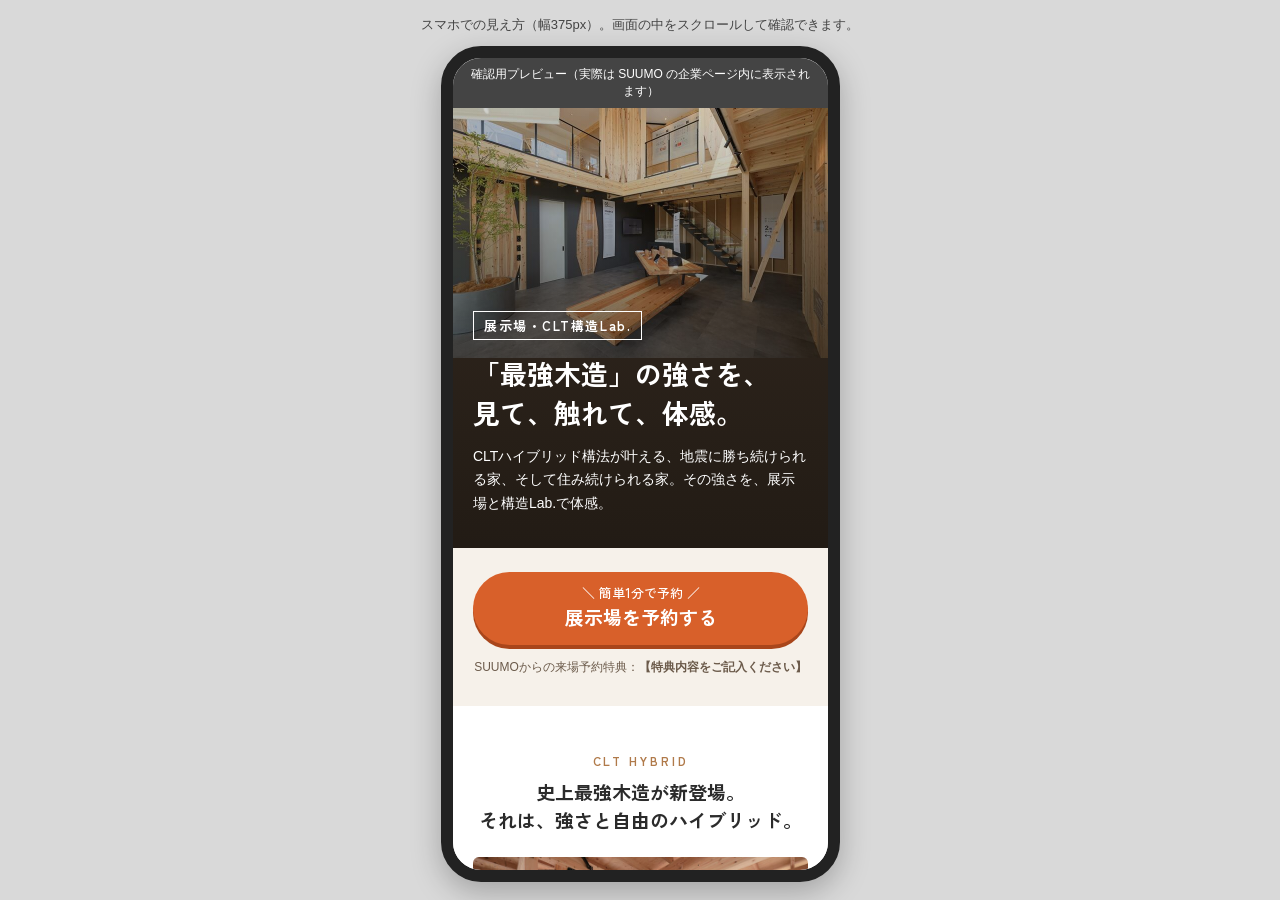
<file: preview/sp.html>
<!DOCTYPE html>
<html lang="ja"><head>
<meta name="robots" content="noindex, nofollow" /><meta charset="UTF-8" /><title>確認用（スマホ）</title>
<style>
body { margin: 0; min-height: 100vh; background: #d9d9d9; font-family: sans-serif; display: flex; flex-direction: column; align-items: center; }
.pv-note { margin: 16px 0 12px; font-size: 13px; color: #444; }
.pv-phone { width: 375px; height: 812px; border: 12px solid #222; border-radius: 40px; overflow: hidden; background: #fff; box-shadow: 0 10px 30px rgba(0,0,0,.25); }
.pv-phone iframe { width: 375px; height: 100%; border: 0; display: block; }
</style></head><body>
<p class="pv-note">スマホでの見え方（幅375px）。画面の中をスクロールして確認できます。</p>
<div class="pv-phone"><iframe src="sp-inner.html"></iframe></div>
</body></html>
</file>
<file: 0001/smp/css/main.css>
@charset "UTF-8";
/* ライフデザイン・カバヤ様 SUUMO フリーページ（スマホ用）
   SUUMO 本体のデザインと混ざらないよう、すべて #kosha_free の内側だけに効かせる
   画面幅いっぱい（375px 前後）を前提に、横並びはすべて縦積みにしている */

#kosha_free .kby {
  width: 100%;
  color: #2b2b2b;
  font-family: "游ゴシック体", YuGothic, "ヒラギノ角ゴ ProN", "Hiragino Kaku Gothic ProN", sans-serif;
  font-size: 14px;
  line-height: 1.8;
  text-align: left;
  overflow: hidden;
}
#kosha_free .kby * { box-sizing: border-box; }
#kosha_free .kby img { display: block; max-width: 100%; height: auto; }
#kosha_free p { margin: 0; padding: 0; text-align: inherit; font-size: inherit; line-height: inherit; background: none; border: 0; }
#kosha_free li, #kosha_free dl, #kosha_free dt, #kosha_free dd { margin: 0; padding: 0; background: none; border: 0; }
#kosha_free .kby ul { margin: 0; padding: 0; list-style: none; }
#kosha_free .kby a { text-decoration: none !important; }
#kosha_free .font02 { font-family: "Zen Kaku Gothic New", "游ゴシック体", YuGothic, sans-serif; font-weight: 700; }
#kosha_free .scInr, #kosha_free .scInr02 { padding: 0 20px; }
/* 本文の改行はPC向けなので、スマホでは自然に折り返す */
#kosha_free .kby-text br, #kosha_free .kby-mv__lead br { display: none; }

/* メインビジュアル */
#kosha_free .kby-mv { position: relative; height: 440px; overflow: hidden; background: #3a2e24; }
#kosha_free .kby-mv__img { position: absolute; left: 0; top: 0; width: 100%; height: 100%; object-fit: cover; }
#kosha_free .kby-mv:after { content: ""; position: absolute; left: 0; top: 0; right: 0; bottom: 0; background: linear-gradient(0deg, rgba(30, 24, 18, .85) 0%, rgba(30, 24, 18, .45) 60%, rgba(30, 24, 18, .15) 100%); }
#kosha_free .kby-mv__copy { position: absolute; left: 20px; right: 20px; bottom: 32px; z-index: 1; color: #fff; }
#kosha_free .kby-mv__label { display: inline-block; padding: 2px 10px; border: 1px solid #fff; color: #fff; font-size: 13px; letter-spacing: .12em; }
#kosha_free .kby-mv__title { margin: 14px 0 0; color: #fff; font-size: 27px; line-height: 1.45; }
#kosha_free .kby-mv__lead { margin-top: 12px; color: #fff; font-size: 14px; line-height: 1.7; }

/* 予約ボタン */
#kosha_free .kby-cta { padding: 24px 20px 28px; background: #f6f1ea; text-align: center; }
#kosha_free .kby-cta__btn {
  display: block;
  padding: 12px 10px 14px;
  border-radius: 999px;
  background: #d8602a;
  color: #fff !important;
  font-family: "Zen Kaku Gothic New", "游ゴシック体", YuGothic, sans-serif;
  font-size: 19px;
  font-weight: 700;
  line-height: 1.4;
  text-align: center !important;
  box-shadow: 0 4px 0 #a9461b;
  -webkit-animation: kbyPulse 2s ease-out infinite;
  animation: kbyPulse 2s ease-out infinite;
}
#kosha_free .kby-cta__small { display: block; width: 100%; text-align: center !important; margin-bottom: 2px; color: #fff; font-size: 13px; font-weight: 500; }
#kosha_free .kby-cta__note { margin-top: 12px; font-size: 12px; color: #6b5a4a; }
@-webkit-keyframes kbyPulse { 0%, 70%, 100% { -webkit-transform: scale(1); } 80% { -webkit-transform: scale(1.04); } 90% { -webkit-transform: scale(.99); } }
@keyframes kbyPulse { 0%, 70%, 100% { transform: scale(1); } 80% { transform: scale(1.04); } 90% { transform: scale(.99); } }

/* セクション共通 */
#kosha_free .kby-sec { padding: 44px 0; }
#kosha_free .kby-sec--white { background: #fff; }
#kosha_free .kby-sec--wood { background: #f6f1ea; }
#kosha_free .kby-sec--gray { background: #efeeeb; }
#kosha_free .kby-en { color: #b07a4a; font-size: 12px; letter-spacing: .24em; text-align: center; }
#kosha_free .kby-h { margin: 6px 0 22px; color: #2b2b2b; font-size: 19px; line-height: 1.5; text-align: center; }
#kosha_free .kby-text { font-size: 14px; line-height: 1.85; }
#kosha_free .kby-text--center { margin-top: 8px; font-size: 13px; color: #5a5a5a; }

/* 構造Lab.とは */
#kosha_free .kby-about { margin-top: 24px !important; }
#kosha_free .kby-about__item { display: flex; align-items: center; margin-top: 14px; }
#kosha_free .kby-about__item img { width: 120px; height: 84px; flex-shrink: 0; object-fit: cover; border-radius: 6px; }
#kosha_free .kby-about__name { margin-left: 14px; font-size: 16px; }
#kosha_free .kby-about__text { display: none; }

/* 3つのポイント */
#kosha_free .kby-point { margin-top: 28px; }
#kosha_free .kby-point__img img { width: 100%; height: 210px; object-fit: cover; border-radius: 6px; }
#kosha_free .kby-point__body { margin-top: 14px; }
#kosha_free .kby-point__num { color: #d8602a; font-size: 30px; line-height: 1; }
#kosha_free .kby-point__title { margin: 8px 0 10px; font-size: 19px; line-height: 1.5; }

/* ギャラリー */
#kosha_free .kby-gallery { position: relative; padding-bottom: 30px; }
#kosha_free .kby-gallery img { width: 100%; height: 230px; object-fit: cover; border-radius: 6px; }
#kosha_free .kby-gallery .swiper-button-prev, #kosha_free .kby-gallery .swiper-button-next { color: #fff; top: 115px; --swiper-navigation-size: 28px; }
#kosha_free .kby-gallery .swiper-pagination { bottom: 0; }
#kosha_free .kby-gallery .swiper-pagination-bullet-active { background: #d8602a; }

/* お悩み */
#kosha_free .kby-worry li { position: relative; margin-top: 10px; padding: 12px 14px 12px 50px; border-radius: 8px; background: #fff; font-size: 14px; font-weight: 700; line-height: 1.6; }
#kosha_free .kby-worry__icon { position: absolute; left: 14px; top: 50%; width: 24px; height: 24px; margin-top: -12px; border-radius: 50%; background: #b07a4a; color: #fff; font-size: 13px; line-height: 24px; text-align: center; }
#kosha_free .kby-worry__answer { margin-top: 24px; font-size: 16px; line-height: 1.7; text-align: center; color: #d8602a; }

/* 会場一覧 */
#kosha_free .kby-place__item { position: relative; margin-bottom: 20px; padding: 0 0 18px; border: 1px solid #e3ddd4; border-radius: 8px; background: #fff; overflow: hidden; }
#kosha_free .kby-place__item img { width: 100%; height: 200px; object-fit: cover; }
#kosha_free .kby-place__badge { position: absolute; left: 10px; top: 10px; z-index: 1; padding: 2px 10px; border-radius: 4px; background: #d8602a; color: #fff; font-size: 12px; font-weight: 700; }
#kosha_free .kby-place__name { margin: 12px 16px 6px; font-size: 17px; }
#kosha_free .kby-place__info { display: flex; flex-wrap: wrap; margin: 0 16px; font-size: 13px; line-height: 1.7; }
#kosha_free .kby-place__info dt { width: 64px; color: #8a7a6a; }
#kosha_free .kby-place__info dd { width: calc(100% - 64px); margin: 0; }
#kosha_free .kby-place__note { margin: 4px 16px 0; font-size: 12px; color: #8a7a6a; }
#kosha_free .kby-place__btn { text-align: center !important; display: block; margin: 12px 16px 0; padding: 11px 0; border-radius: 999px; background: #2b2b2b; color: #fff !important; font-size: 15px; font-weight: 700; text-align: center; }

/* 最後のCTA */
#kosha_free .kby-last { padding: 40px 20px 44px; background: #f6f1ea; text-align: center; }
#kosha_free .kby-last__logo { width: 190px; margin: 0 auto; }
#kosha_free .kby-last__text { margin: 18px 0 22px; font-size: 18px; line-height: 1.6; }
#kosha_free .kby-last__link { color: #d8602a !important; text-decoration: underline !important; text-underline-offset: 4px; }
#kosha_free .kby-place__btn--soon { background: #b9b2a8; cursor: default; }
#kosha_free .kby-place__lead { margin: -8px 0 24px; }

/* ===== CLTハイブリッド構法のメリット（2026-10-20 追加・スマホ） ===== */
#kosha_free .kby-sec--dark { background: #2a2623; }
#kosha_free .kby-h--light, #kosha_free .kby-text--light, #kosha_free .kby-en--light { color: #fff !important; }
#kosha_free .kby-note { margin-top: 10px; font-size: 10px; line-height: 1.6; color: #8a7a6a; }
#kosha_free .kby-note--light { color: #bdb3a8; }
#kosha_free .kby-text--center br, #kosha_free .kby-h br.pc { display: none; }
#kosha_free .kby-wide { margin: 0 0 24px; }
#kosha_free .kby-wide img { width: 100%; height: 220px; object-fit: cover; }
#kosha_free .kby-h { font-size: 19px; }

#kosha_free .kby-intro__img img { width: 100%; height: 210px; object-fit: cover; border-radius: 6px; }
#kosha_free .kby-intro__body { margin-top: 14px; }
#kosha_free .kby-intro__body .kby-text + .kby-text { margin-top: 10px; }
#kosha_free .kby-clt { margin-top: 24px; padding: 18px; border-radius: 8px; background: #f6f1ea; }
#kosha_free .kby-clt__img img { width: 100%; height: 160px; object-fit: cover; border-radius: 6px; }
#kosha_free .kby-clt__title { margin: 12px 0 6px; font-size: 16px; color: #b07a4a; }
#kosha_free .kby-badge { margin-top: 20px !important; }
#kosha_free .kby-badge__item { margin-top: 8px; padding: 10px; border: 2px solid #b5965a; border-radius: 8px; text-align: center; }
#kosha_free .kby-badge__main { display: block; font-size: 16px; color: #8a6a2e; }
#kosha_free .kby-badge__sub { display: block; font-size: 11px; color: #6b5a4a; }

#kosha_free .kby-index { position: relative; margin: 34px 0 0; padding: 26px 16px 24px; background: #fff; border-radius: 0 0 10px 10px; }
#kosha_free .kby-index:before { content: ""; position: absolute; left: 0; right: 0; top: -40px; height: 40px; background: #fff; clip-path: polygon(50% 0, 100% 100%, 0 100%); }
#kosha_free .kby-index__lead { font-size: 14px; text-align: center; color: #6b5a4a; }
#kosha_free .kby-index__title { font-size: 26px; line-height: 1.3; text-align: center; color: #d8602a; }
#kosha_free .kby-index__list { margin-top: 16px !important; }
#kosha_free .kby-index__list li { margin-top: 8px; }
#kosha_free .kby-index__list a { display: block; position: relative; padding: 10px 28px 10px 54px; border-radius: 999px; background: #f6f1ea; color: #2b2b2b !important; font-size: 14px; font-weight: 700; line-height: 1.5; }
#kosha_free .kby-index__list a strong { color: #d8602a; }
#kosha_free .kby-index__list a:after { content: "↓"; position: absolute; right: 14px; top: 10px; color: #b07a4a; }
#kosha_free .kby-index__num { position: absolute; left: 8px; top: 50%; width: 34px; height: 34px; margin-top: -17px; border-radius: 50%; background: #d8602a; color: #fff; font-size: 13px; line-height: 34px; text-align: center; }

#kosha_free .kby-merit-no { font-size: 13px; letter-spacing: .2em; text-align: center; color: #d8602a; }
#kosha_free .kby-merit-no span { font-size: 24px; }
#kosha_free .kby-sub { margin-bottom: 18px; font-size: 19px; line-height: 1.5; text-align: center; }
#kosha_free .kby-sub strong { color: #d8602a; font-size: 26px; }
#kosha_free .kby-row { margin-top: 28px; }
#kosha_free .kby-row__img img { width: 100%; height: 210px; object-fit: cover; border-radius: 6px; }
#kosha_free .kby-row__title { margin: 12px 0 8px; font-size: 19px; line-height: 1.5; }
#kosha_free .kby-row__title strong { color: #d8602a; font-size: 26px; }

#kosha_free .kby-big { position: relative; margin-bottom: 22px; }
#kosha_free .kby-big__img img { width: 100%; height: 220px; object-fit: cover; border-radius: 6px; opacity: .85; }
#kosha_free .kby-big__num { position: absolute; right: 12px; bottom: -16px; color: #fff; font-size: 90px; line-height: 1; text-shadow: 0 4px 16px rgba(0,0,0,.5); }
#kosha_free .kby-big__num span { font-size: 26px; }
#kosha_free .kby-test { margin-top: 20px; padding: 16px 18px; border-radius: 8px; background: #fff; }
#kosha_free .kby-test__list { display: flex; flex-wrap: wrap; margin: 0; font-size: 14px; line-height: 2; }
#kosha_free .kby-test__list dt, #kosha_free .kby-test__list dd { font-size: 15px !important; line-height: 2.1 !important; color: #2b2b2b; }
#kosha_free .kby-test__list dt { width: 60%; margin: 0; border-bottom: 1px dotted #ccc; }
#kosha_free .kby-test__list dd { width: 40%; margin: 0; border-bottom: 1px dotted #ccc; text-align: right; font-weight: 700; }
#kosha_free .kby-test__total { margin-top: 8px; font-size: 22px; text-align: center; color: #d8602a; }
#kosha_free .kby-test__total strong { font-size: 52px; line-height: 1; }
#kosha_free .kby-gal { margin-top: 22px; text-align: center; }
#kosha_free .kby-gal__title { color: #fff; font-size: 16px; line-height: 1.7; }
#kosha_free .kby-gal__title strong { color: #f0a070; font-size: 30px; }
#kosha_free .kby-gal__title small { font-size: 10px; }

#kosha_free .kby-grade { display: flex; justify-content: space-between; align-items: flex-end; }
#kosha_free .kby-grade__item { width: 32%; text-align: center; }
#kosha_free .kby-grade__name { font-size: 13px; color: #6b6b6b; }
#kosha_free .kby-grade__bar { margin: 6px 0; padding: 14px 0; background: #b9b2a8; color: #fff; font-size: 22px; font-weight: 700; clip-path: polygon(50% 0, 100% 28%, 100% 100%, 0 100%, 0 28%); }
#kosha_free .kby-grade__item:nth-child(2) .kby-grade__bar { padding: 22px 0; background: #8a9aa3; }
#kosha_free .kby-grade__item--on .kby-grade__bar { padding: 32px 0; background: #d8602a; }
#kosha_free .kby-grade__item--on .kby-grade__name { color: #d8602a; }
#kosha_free .kby-grade__text { font-size: 10px; line-height: 1.5; }
#kosha_free .kby-grade__text strong { color: #d8602a; font-size: 14px; }

#kosha_free .kby-disp { display: flex; align-items: center; justify-content: space-between; margin-top: 20px; }
#kosha_free .kby-disp__item { width: 38%; padding: 12px 4px; border-radius: 8px; background: #fff; text-align: center; }
#kosha_free .kby-disp__label { font-size: 10px; line-height: 1.5; }
#kosha_free .kby-disp__num { font-size: 40px; line-height: 1.1; color: #d8602a; }
#kosha_free .kby-disp__num span { font-size: 15px; }
#kosha_free .kby-disp__num--gray { color: #8a8a8a; }
#kosha_free .kby-disp__arrow { width: 22%; text-align: center; font-size: 11px; line-height: 1.4; color: #d8602a; }
#kosha_free .kby-disp__arrow strong { font-size: 22px; }

#kosha_free .kby-fire { margin: 0; padding: 0 0 0 1.3em; }
#kosha_free .kby-fire li { margin-top: 8px; font-size: 13px; line-height: 1.7; }
#kosha_free .kby-fire li strong { display: block; color: #d8602a; font-size: 14px; }

#kosha_free .kby-cards { margin-top: 22px !important; }
#kosha_free .kby-card { margin-top: 12px; padding: 18px; border-radius: 8px; background: #f6f1ea; }
#kosha_free .kby-sec--wood .kby-card { background: #fff; }
#kosha_free .kby-card--img { padding: 0 !important; overflow: hidden; }
#kosha_free .kby-card--img img { width: 100%; height: 190px; object-fit: cover; }
#kosha_free .kby-card--img .kby-card__title, #kosha_free .kby-card--img .kby-text { margin-left: 16px; margin-right: 16px; }
#kosha_free .kby-card--img .kby-text { margin-bottom: 16px; }
#kosha_free .kby-card__title { margin: 12px 0 6px; font-size: 16px; line-height: 1.5; color: #8a5a2e; }
#kosha_free .kby-card:not(.kby-card--img) .kby-card__title { margin-top: 0; }

#kosha_free .kby-history { position: relative; padding-left: 26px; }
#kosha_free .kby-history:before { content: ""; position: absolute; left: 6px; top: 8px; bottom: 8px; width: 2px; background: #6b5f55; }
#kosha_free .kby-history li { position: relative; margin-top: 14px; }
#kosha_free .kby-history li:before { content: ""; position: absolute; left: -26px; top: 8px; width: 14px; height: 14px; border-radius: 50%; background: #f0a070; }
#kosha_free .kby-history__year { color: #f0a070; font-size: 22px; line-height: 1.3; }
#kosha_free .kby-history__text { color: #fff; font-size: 13px; line-height: 1.7; }

#kosha_free .kby-lineup__item { margin-top: 24px; padding-bottom: 24px; border-bottom: 1px solid #e3ddd4; }
#kosha_free .kby-lineup__img { position: relative; }
#kosha_free .kby-lineup__img img { width: 100%; height: 220px; object-fit: cover; border-radius: 6px; }
#kosha_free .kby-lineup__tag { position: absolute; left: 8px; top: 8px; padding: 2px 10px; border-radius: 4px; background: #2a2623; color: #fff; font-size: 12px; font-weight: 700; }
#kosha_free .kby-lineup__item--top .kby-lineup__tag { background: #b5965a; }
#kosha_free .kby-lineup__name { margin-top: 12px; font-size: 32px; line-height: 1.1; letter-spacing: .06em; }
#kosha_free .kby-lineup__name span { margin-left: 10px; font-size: 15px; color: #8a7a6a; letter-spacing: .3em; }
#kosha_free .kby-lineup__catch { margin: 8px 0 10px; font-size: 16px; line-height: 1.6; color: #d8602a; }
#kosha_free .kby-spec li { position: relative; padding-left: 18px; font-size: 13px; line-height: 1.8; }
#kosha_free .kby-spec li:before { content: ""; position: absolute; left: 2px; top: 8px; width: 8px; height: 8px; border-radius: 50%; background: #b07a4a; }
</file>
